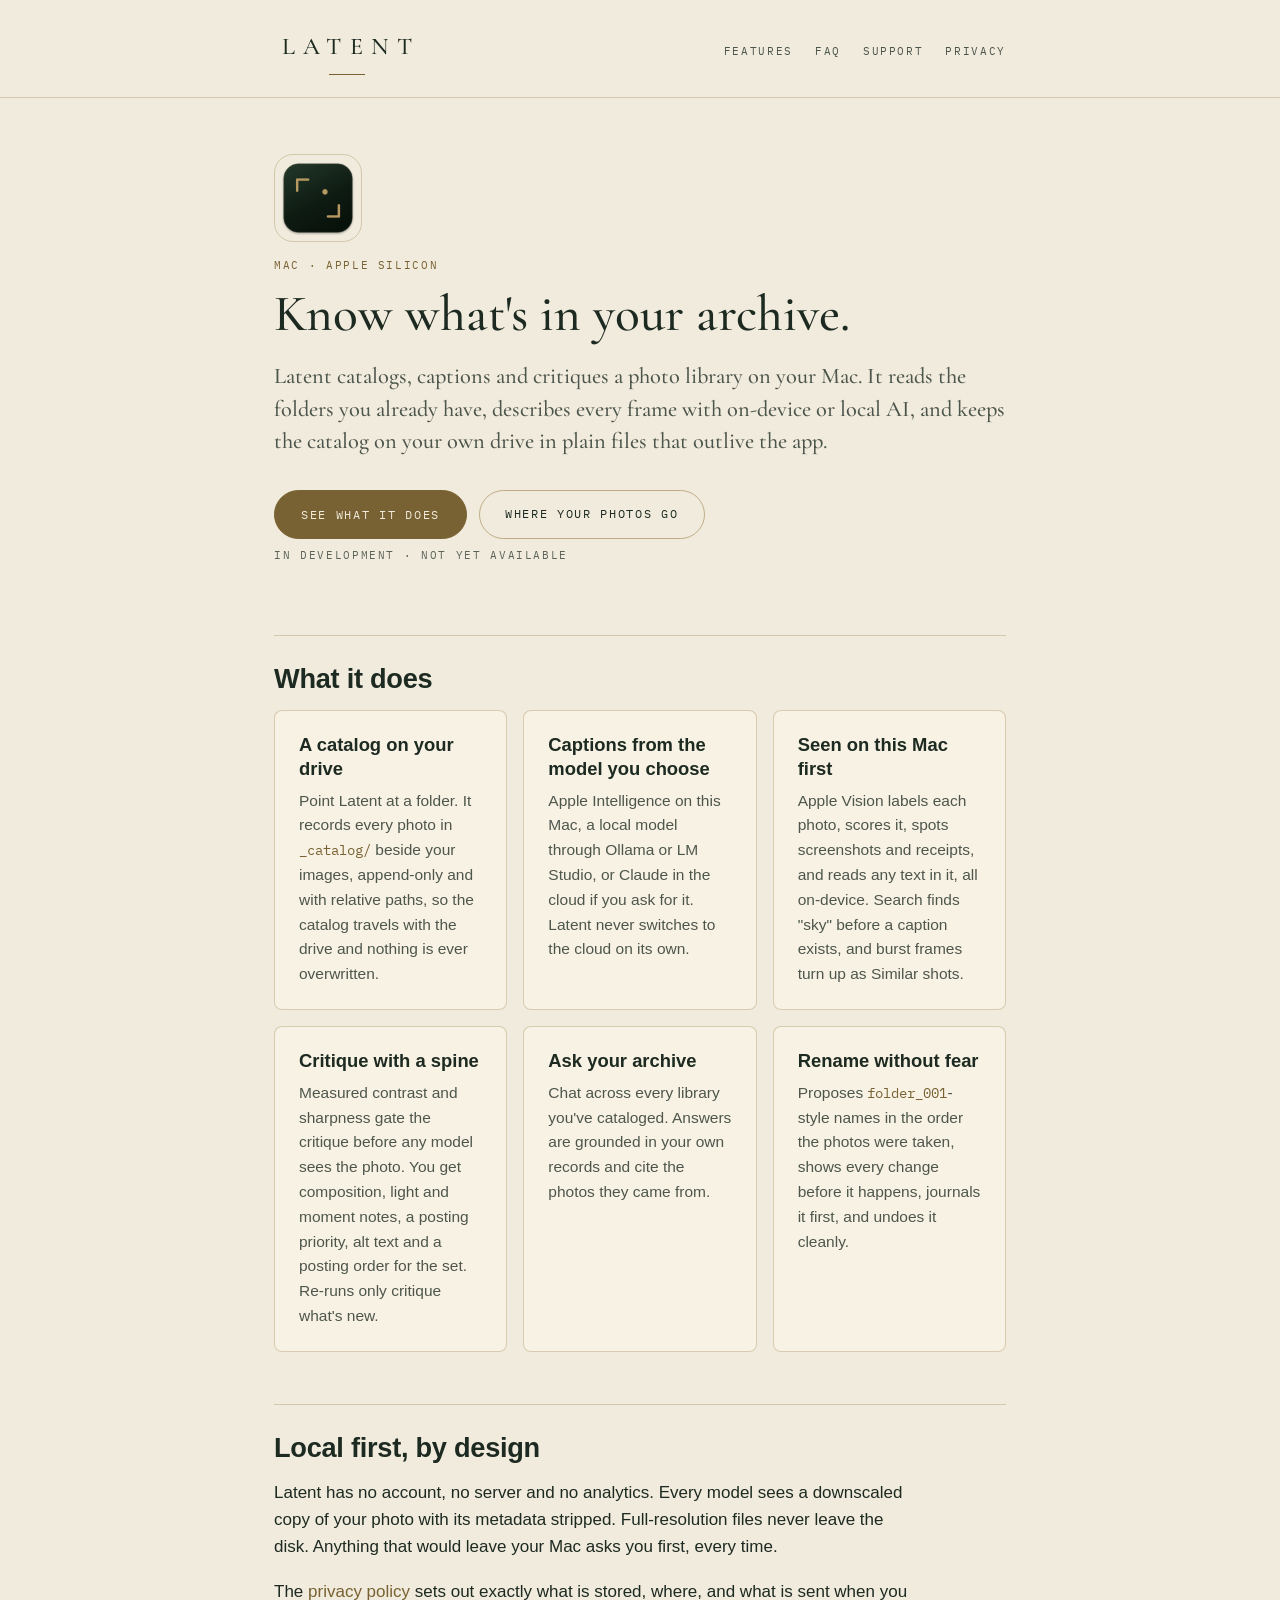
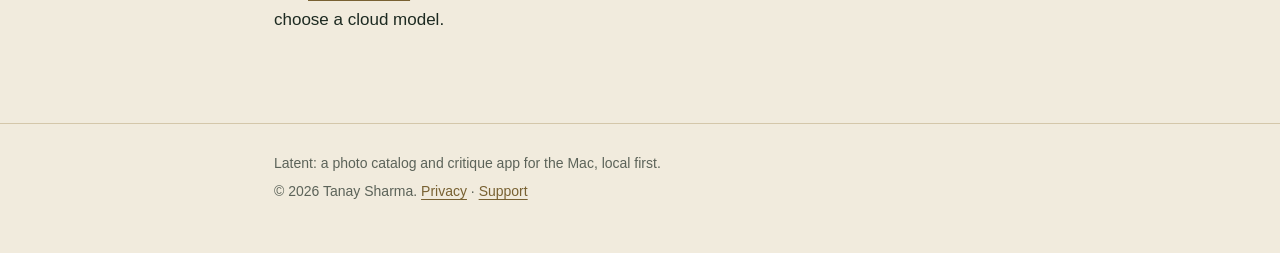
<file: index.html>
<!DOCTYPE html>
<html lang="en">
<head>
<meta charset="utf-8">
<meta name="viewport" content="width=device-width, initial-scale=1">
<title>Latent · A photo catalog that stays on your Mac</title>
<meta name="description" content="Latent catalogs, captions and critiques your photo library on your Mac, with on-device and local AI first. Your catalog lives on your own drive, in plain files.">
<meta name="color-scheme" content="dark light">
<link rel="icon" href="./assets/favicon-64.png" sizes="64x64">
<link rel="apple-touch-icon" href="./assets/apple-touch-icon.png">
<link rel="stylesheet" href="./latent.css">
</head>
<body>
<a class="skip-link" href="#main">Skip to content</a>

<header class="site-header">
  <div class="shell site-header__inner">
    <a class="wordmark" href="./index.html" aria-label="Latent home">
      <span class="wordmark__text">LATENT</span>
      <span class="wordmark__rule"></span>
    </a>
    <nav class="site-nav" aria-label="Primary">
      <a href="./features.html">Features</a>
      <a href="./faq.html">FAQ</a>
      <a href="./support.html">Support</a>
      <a href="./privacy.html">Privacy</a>
    </nav>
  </div>
</header>

<main id="main">
  <div class="shell">

    <section class="hero">
      <img class="hero__icon" src="./assets/app-icon-256.png" alt="" width="88" height="88">
      <p class="meta meta--accent">MAC · APPLE SILICON</p>
      <h1>Know what's in your archive.</h1>
      <p class="lede">Latent catalogs, captions and critiques a photo library on your Mac. It reads the folders you already have, describes every frame with on-device or local AI, and keeps the catalog on your own drive in plain files that outlive the app.</p>

      <div class="actions">
        <a class="button-accent" href="./features.html">See what it does</a>
        <a class="button-outline" href="./privacy.html">Where your photos go</a>
      </div>
      <p class="meta">IN DEVELOPMENT · NOT YET AVAILABLE</p>
    </section>

    <h2>What it does</h2>

    <div class="feature-grid">
      <div class="card">
        <h3>A catalog on your drive</h3>
        <p>Point Latent at a folder. It records every photo in <code>_catalog/</code> beside your images, append-only and with relative paths, so the catalog travels with the drive and nothing is ever overwritten.</p>
      </div>
      <div class="card">
        <h3>Captions from the model you choose</h3>
        <p>Apple Intelligence on this Mac, a local model through Ollama or LM Studio, or Claude in the cloud if you ask for it. Latent never switches to the cloud on its own.</p>
      </div>
      <div class="card">
        <h3>Seen on this Mac first</h3>
        <p>Apple Vision labels each photo, scores it, spots screenshots and receipts, and reads any text in it, all on-device. Search finds "sky" before a caption exists, and burst frames turn up as Similar shots.</p>
      </div>
      <div class="card">
        <h3>Critique with a spine</h3>
        <p>Measured contrast and sharpness gate the critique before any model sees the photo. You get composition, light and moment notes, a posting priority, alt text and a posting order for the set. Re-runs only critique what's new.</p>
      </div>
      <div class="card">
        <h3>Ask your archive</h3>
        <p>Chat across every library you've cataloged. Answers are grounded in your own records and cite the photos they came from.</p>
      </div>
      <div class="card">
        <h3>Rename without fear</h3>
        <p>Proposes <code>folder_001</code>-style names in the order the photos were taken, shows every change before it happens, journals it first, and undoes it cleanly.</p>
      </div>
    </div>

    <h2>Local first, by design</h2>
    <p>Latent has no account, no server and no analytics. Every model sees a downscaled copy of your photo with its metadata stripped. Full-resolution files never leave the disk. Anything that would leave your Mac asks you first, every time.</p>
    <p>The <a href="./privacy.html">privacy policy</a> sets out exactly what is stored, where, and what is sent when you choose a cloud model.</p>

  </div>
</main>

<footer class="site-footer">
  <div class="shell">
    <p>Latent: a photo catalog and critique app for the Mac, local first.</p>
    <p>© 2026 Tanay Sharma. <a href="./privacy.html">Privacy</a> · <a href="./support.html">Support</a></p>
  </div>
</footer>

</body>
</html>
</file>
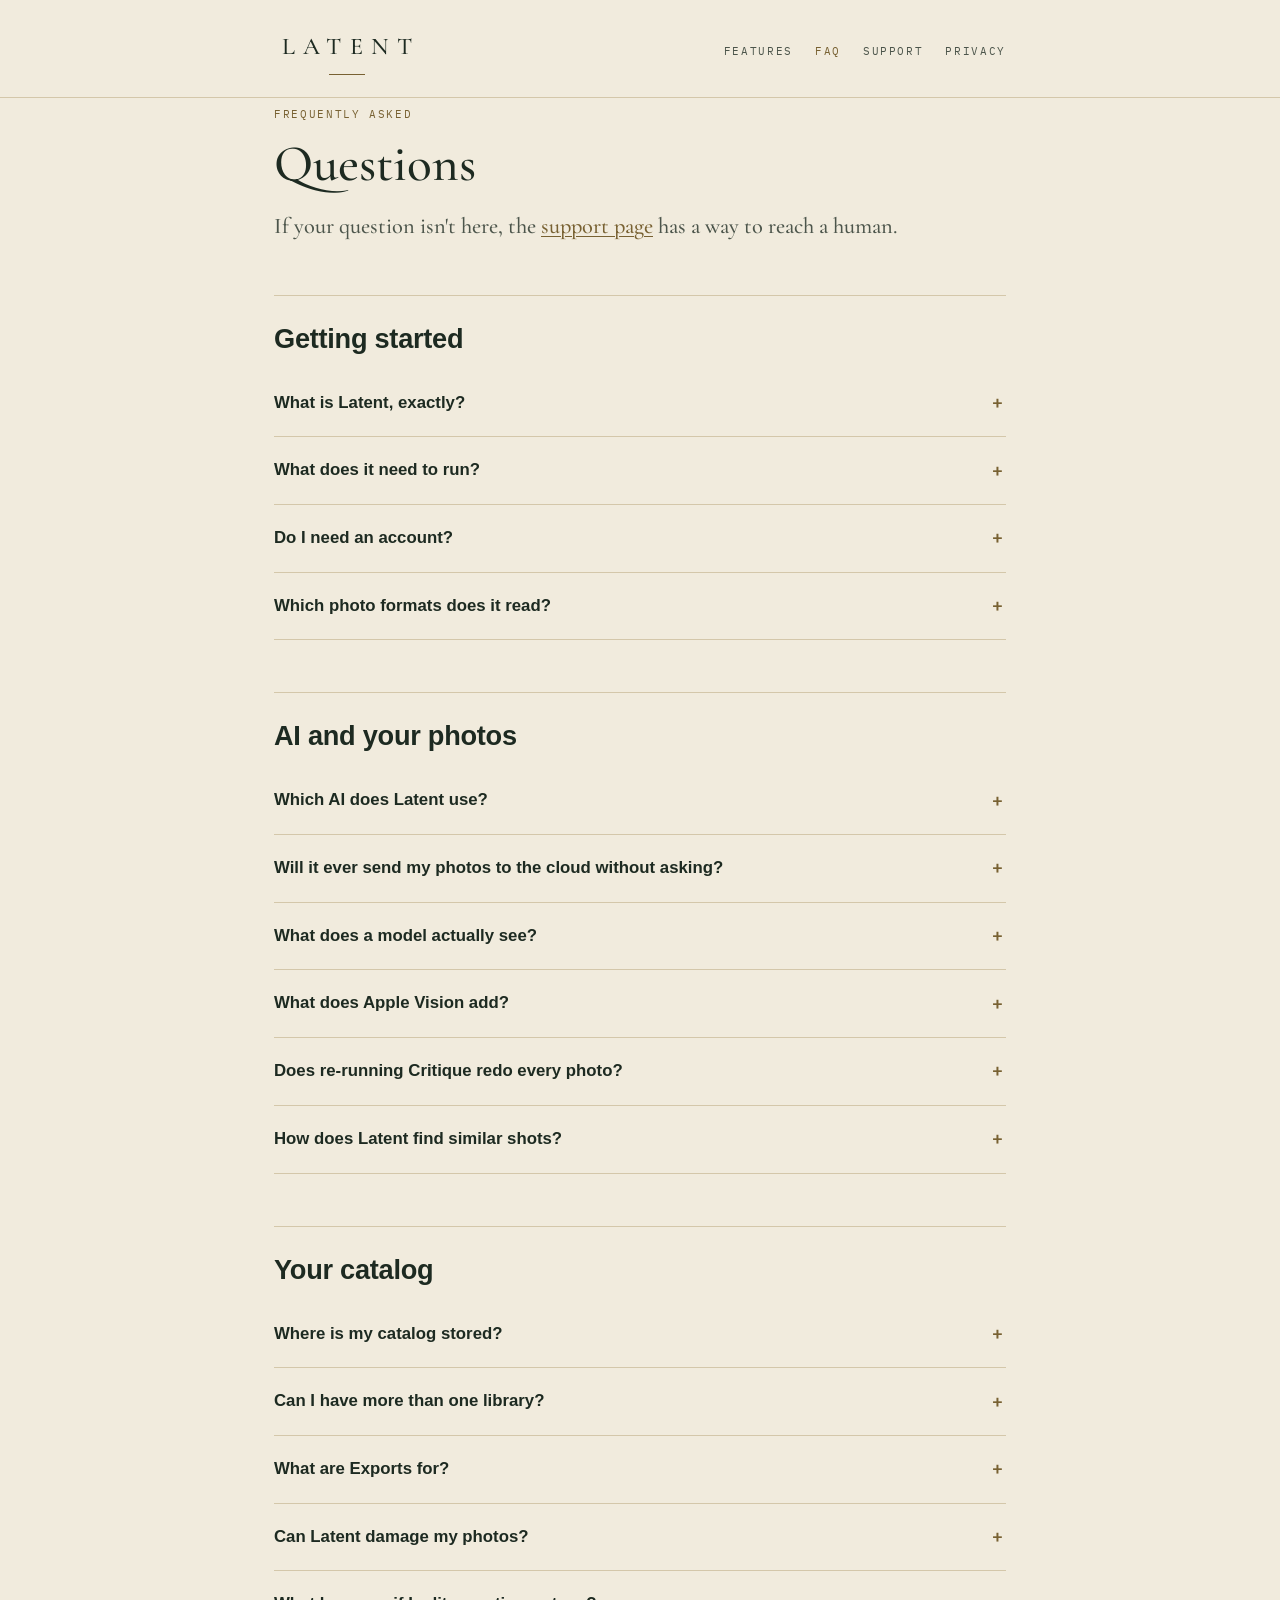
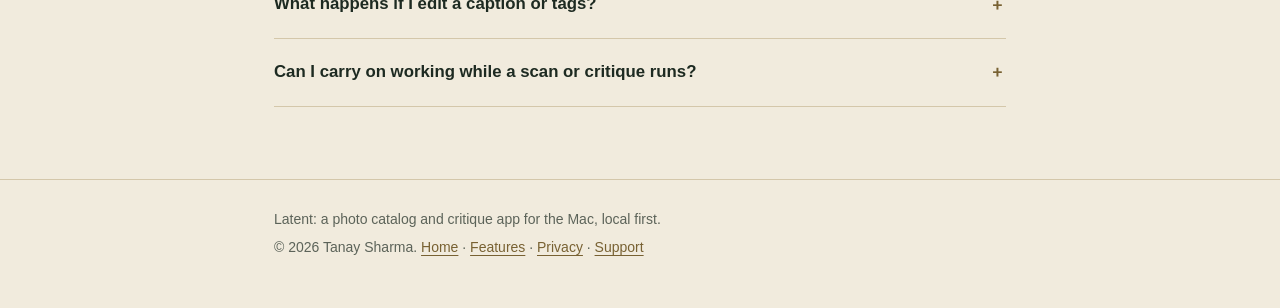
<file: faq.html>
<!DOCTYPE html>
<html lang="en">
<head>
<meta charset="utf-8">
<meta name="viewport" content="width=device-width, initial-scale=1">
<title>FAQ · Latent</title>
<meta name="description" content="Common questions about Latent: which models it uses, what ever leaves your Mac, where the catalog lives, and what it needs to run.">
<meta name="color-scheme" content="dark light">
<link rel="icon" href="./assets/favicon-64.png" sizes="64x64">
<link rel="apple-touch-icon" href="./assets/apple-touch-icon.png">
<link rel="stylesheet" href="./latent.css">
</head>
<body>
<a class="skip-link" href="#main">Skip to content</a>

<header class="site-header">
  <div class="shell site-header__inner">
    <a class="wordmark" href="./index.html" aria-label="Latent home">
      <span class="wordmark__text">LATENT</span>
      <span class="wordmark__rule"></span>
    </a>
    <nav class="site-nav" aria-label="Primary">
      <a href="./features.html">Features</a>
      <a href="./faq.html" aria-current="page">FAQ</a>
      <a href="./support.html">Support</a>
      <a href="./privacy.html">Privacy</a>
    </nav>
  </div>
</header>

<main id="main">
  <div class="shell">

    <p class="meta meta--accent">FREQUENTLY ASKED</p>
    <h1>Questions</h1>
    <p class="lede">If your question isn't here, the <a href="./support.html">support page</a> has a way to reach a human.</p>

    <h2>Getting started</h2>

    <details>
      <summary>What is Latent, exactly?</summary>
      <div class="answer">
        <p>A Mac app that turns a folder of photos into a searchable, captioned catalog, then helps you judge and use it: critique a set before you post it, rename files consistently, and ask questions of the whole archive. It works on the folders you already have. There's nothing to import and no library to be locked into.</p>
      </div>
    </details>

    <details>
      <summary>What does it need to run?</summary>
      <div class="answer">
        <p>A Mac running macOS 26 or later, ideally with Apple Silicon. Captioning with Apple Intelligence needs Apple Silicon and Apple Intelligence turned on, and describing images with it on-device needs macOS 27. Without it, a local model through Ollama or LM Studio works just as well, and everything else in the app (scanning, Apple Vision, the Library, rename, metrics) needs no model at all.</p>
      </div>
    </details>

    <details>
      <summary>Do I need an account?</summary>
      <div class="answer">
        <p>No. There's no sign-up and no Latent server. The only credential Latent ever holds is a Claude API key, and only if you choose to add one. It's kept in your Mac's Keychain.</p>
      </div>
    </details>

    <details>
      <summary>Which photo formats does it read?</summary>
      <div class="answer">
        <p>JPEG, PNG, HEIC and HEIF, and RAW files from most cameras: RAF, DNG, ARW, CR2, CR3 and NEF.</p>
      </div>
    </details>

    <h2>AI and your photos</h2>

    <details>
      <summary>Which AI does Latent use?</summary>
      <div class="answer">
        <p>The one you pick, per task. Captions, critique and chat can each use Apple Intelligence on your Mac, a local model served by Ollama or LM Studio, or Claude in the cloud with your own API key. You set a fallback order for each task, and that order only ever contains on-device and local models.</p>
      </div>
    </details>

    <details>
      <summary>Will it ever send my photos to the cloud without asking?</summary>
      <div class="answer">
        <p>No. Nothing leaves your Mac unless you've chosen a cloud model for a task and then confirmed the run when Latent asks. If your local model is unavailable, Latent tells you and stops. It does not quietly switch to the cloud.</p>
      </div>
    </details>

    <details>
      <summary>What does a model actually see?</summary>
      <div class="answer">
        <p>A copy of the photo downscaled to at most 1024 pixels on the long edge, with all its metadata stripped, plus a short prompt. That holds for every model, including the ones running on your Mac. Your original files are never uploaded or modified by captioning or critique.</p>
      </div>
    </details>

    <details>
      <summary>What does Apple Vision add?</summary>
      <div class="answer">
        <p>Apple Vision runs on-device and needs no model setup. It labels what's in each photo, scores it, recognises screenshots and documents, and can read text in the image. Those results make the Library searchable straight away and give the caption and critique models useful hints.</p>
      </div>
    </details>

    <details>
      <summary>Does re-running Critique redo every photo?</summary>
      <div class="answer">
        <p>No. By default only photos that have never been critiqued are sent to the model. If some were critiqued by a different model, Latent says so and lets you include them. When a folder is treated as a set, the overview and posting order still cover every photo, using the earlier critiques for the ones not redone. If nothing is new, Update set only refreshes just the set in one quick text-only step.</p>
      </div>
    </details>

    <details>
      <summary>How does Latent find similar shots?</summary>
      <div class="answer">
        <p>When Apple Vision analyses a photo it records a compact fingerprint of what the image looks like. Similar shots compares fingerprints on your Mac, with no model involved, and lists photos that look nearly the same: burst frames, near-duplicates, or an edit filed in another folder. You choose whether to look in the photo's folder, the whole library, or every library you've cataloged.</p>
      </div>
    </details>

    <h2>Your catalog</h2>

    <details>
      <summary>Where is my catalog stored?</summary>
      <div class="answer">
        <p>In a <code>_catalog/</code> folder inside the Root you chose, on the same drive as the photos. It's plain JSON Lines. Paths are relative to the Root, and it contains no usernames or machine identifiers, so the drive can be plugged into another Mac and the library comes with it.</p>
        <p>Latent also keeps a search index and thumbnail cache inside its own sandbox on your Mac. Both are disposable: they're rebuilt from <code>_catalog/</code> whenever needed.</p>
      </div>
    </details>

    <details>
      <summary>Can I have more than one library?</summary>
      <div class="answer">
        <p>Yes. Any folder you choose becomes a library with its own <code>_catalog/</code>, and Latent remembers them all so you can switch from the sidebar. Chat and Similar shots can search across every library, including ones on a drive that isn't connected, using Latent's local index.</p>
      </div>
    </details>

    <details>
      <summary>What are Exports for?</summary>
      <div class="answer">
        <p>They're plain-file copies of a library's catalog for other apps. <code>catalog.md</code> and <code>catalog.json</code> are for reading, sharing or scripting, and include captions, tags, what Apple Vision saw and each photo's latest critique. <code>chat_context.md</code> and <code>chat_context.jsonl</code> are for giving your archive to another chat app, such as Ollama's or LM Studio's. <code>training_data.jsonl</code>, under Advanced, is for fine-tuning a local model to caption like your catalog.</p>
        <p>They're written to <code>_catalog/</code> when you press Generate and don't update on their own; the pane tells you when the catalog has changed since. Latent's own Library and Chat never use them. They contain no location data, because Latent doesn't read GPS.</p>
      </div>
    </details>

    <details>
      <summary>Can Latent damage my photos?</summary>
      <div class="answer">
        <p>Only rename touches your files, and only after you've reviewed every proposed change and confirmed it. Each rename is written to a journal before it happens, so an interrupted run can be recovered and any run can be undone. Captioning, Vision and critique only read your photos.</p>
      </div>
    </details>

    <details>
      <summary>What happens if I edit a caption or tags?</summary>
      <div class="answer">
        <p>The change is added to the catalog as a new record that supersedes the old one. Catalog records are never overwritten, so the history stays intact and a half-written file can't corrupt what came before.</p>
      </div>
    </details>

    <details>
      <summary>Can I carry on working while a scan or critique runs?</summary>
      <div class="answer">
        <p>Yes. Long jobs keep running while you move between panes, a status bar shows their progress, and you get a notification when one finishes while you're looking elsewhere. Latent asks before quitting or switching Root with work still running.</p>
      </div>
    </details>

  </div>
</main>

<footer class="site-footer">
  <div class="shell">
    <p>Latent: a photo catalog and critique app for the Mac, local first.</p>
    <p>© 2026 Tanay Sharma. <a href="./index.html">Home</a> · <a href="./features.html">Features</a> · <a href="./privacy.html">Privacy</a> · <a href="./support.html">Support</a></p>
  </div>
</footer>

</body>
</html>
</file>
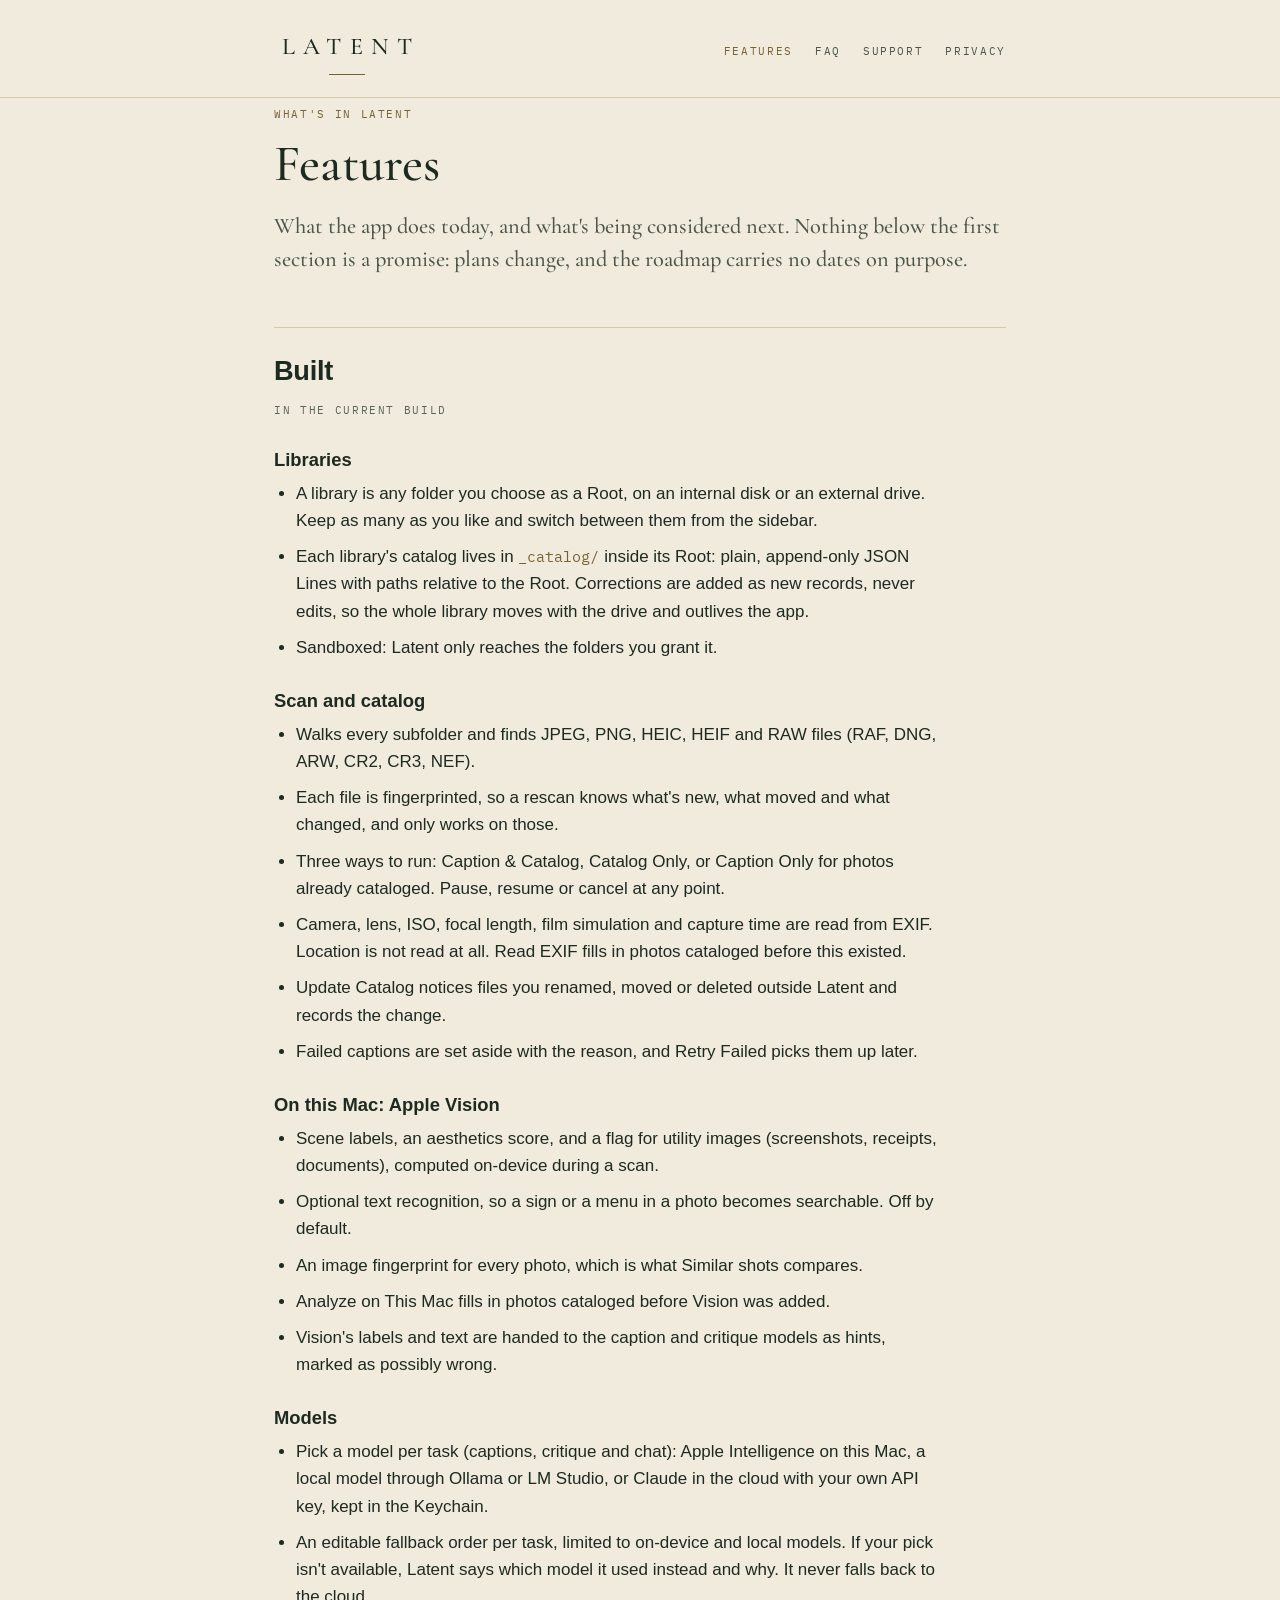
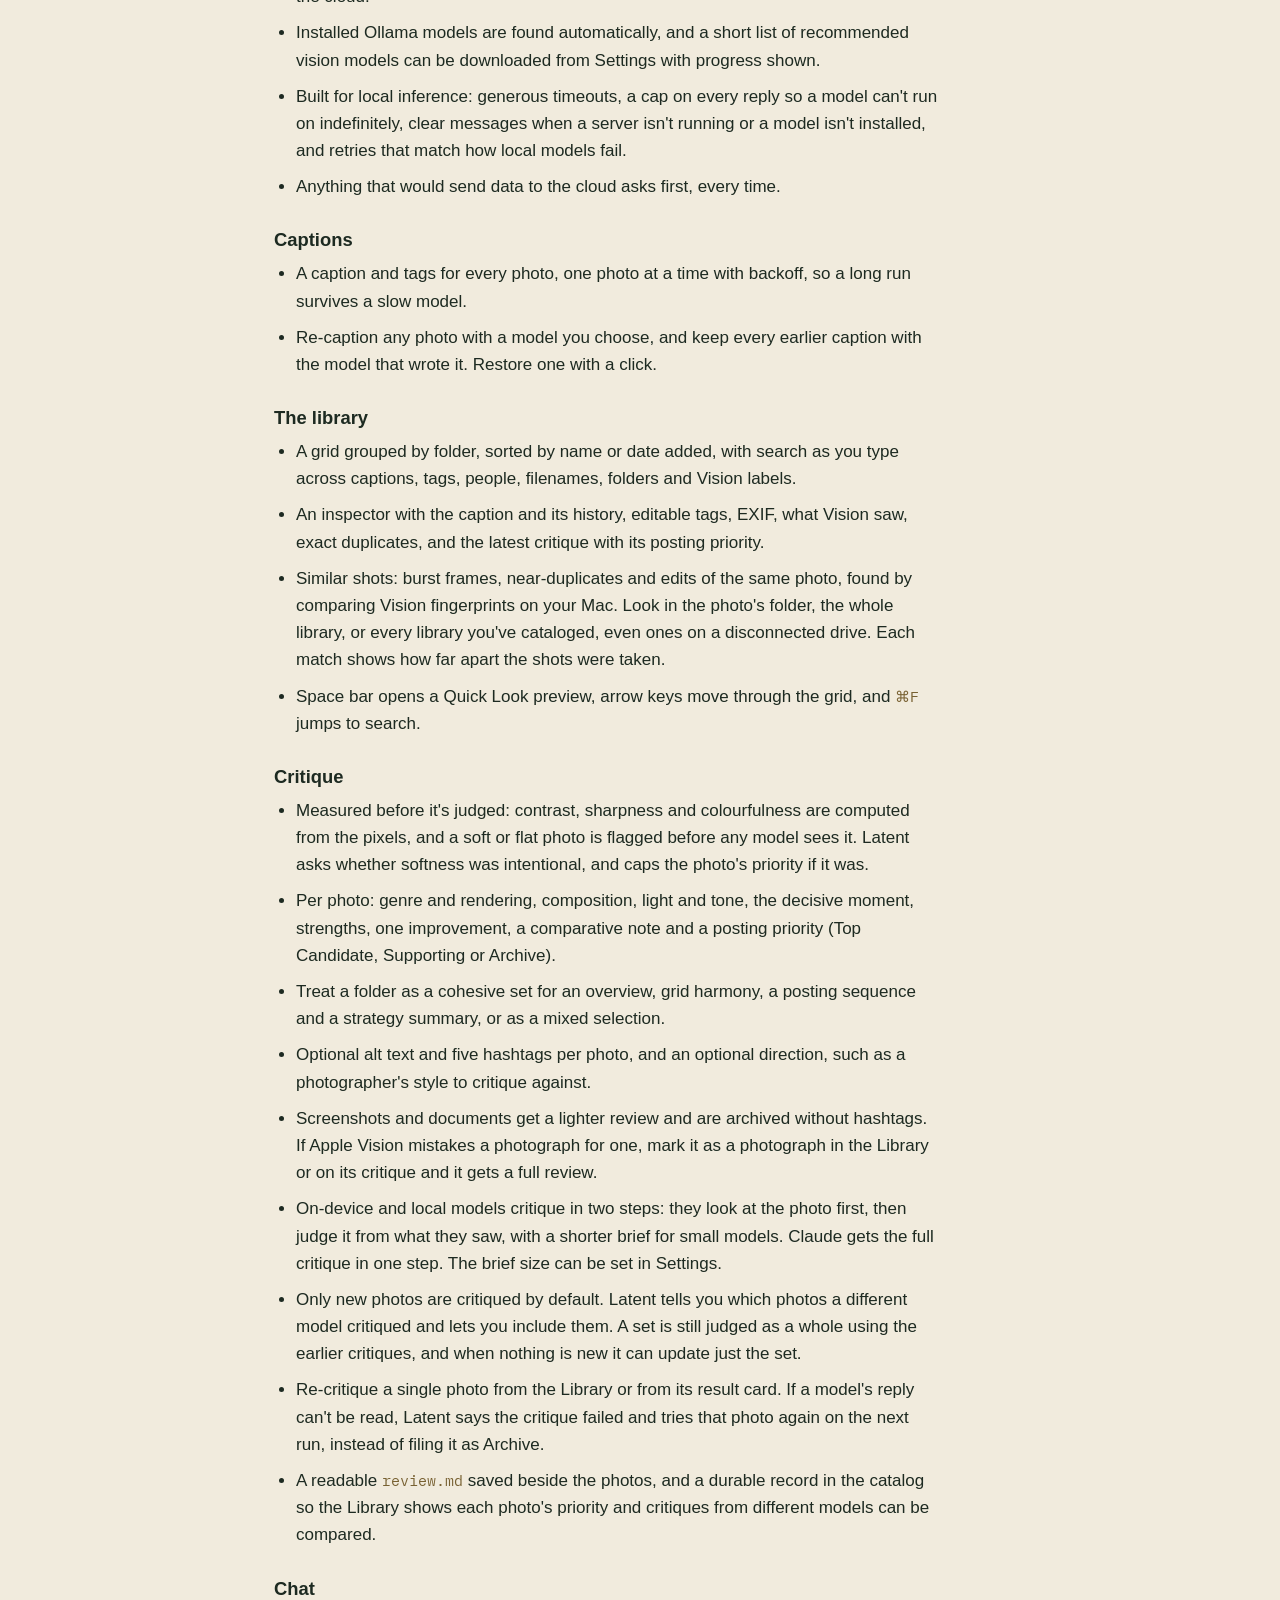
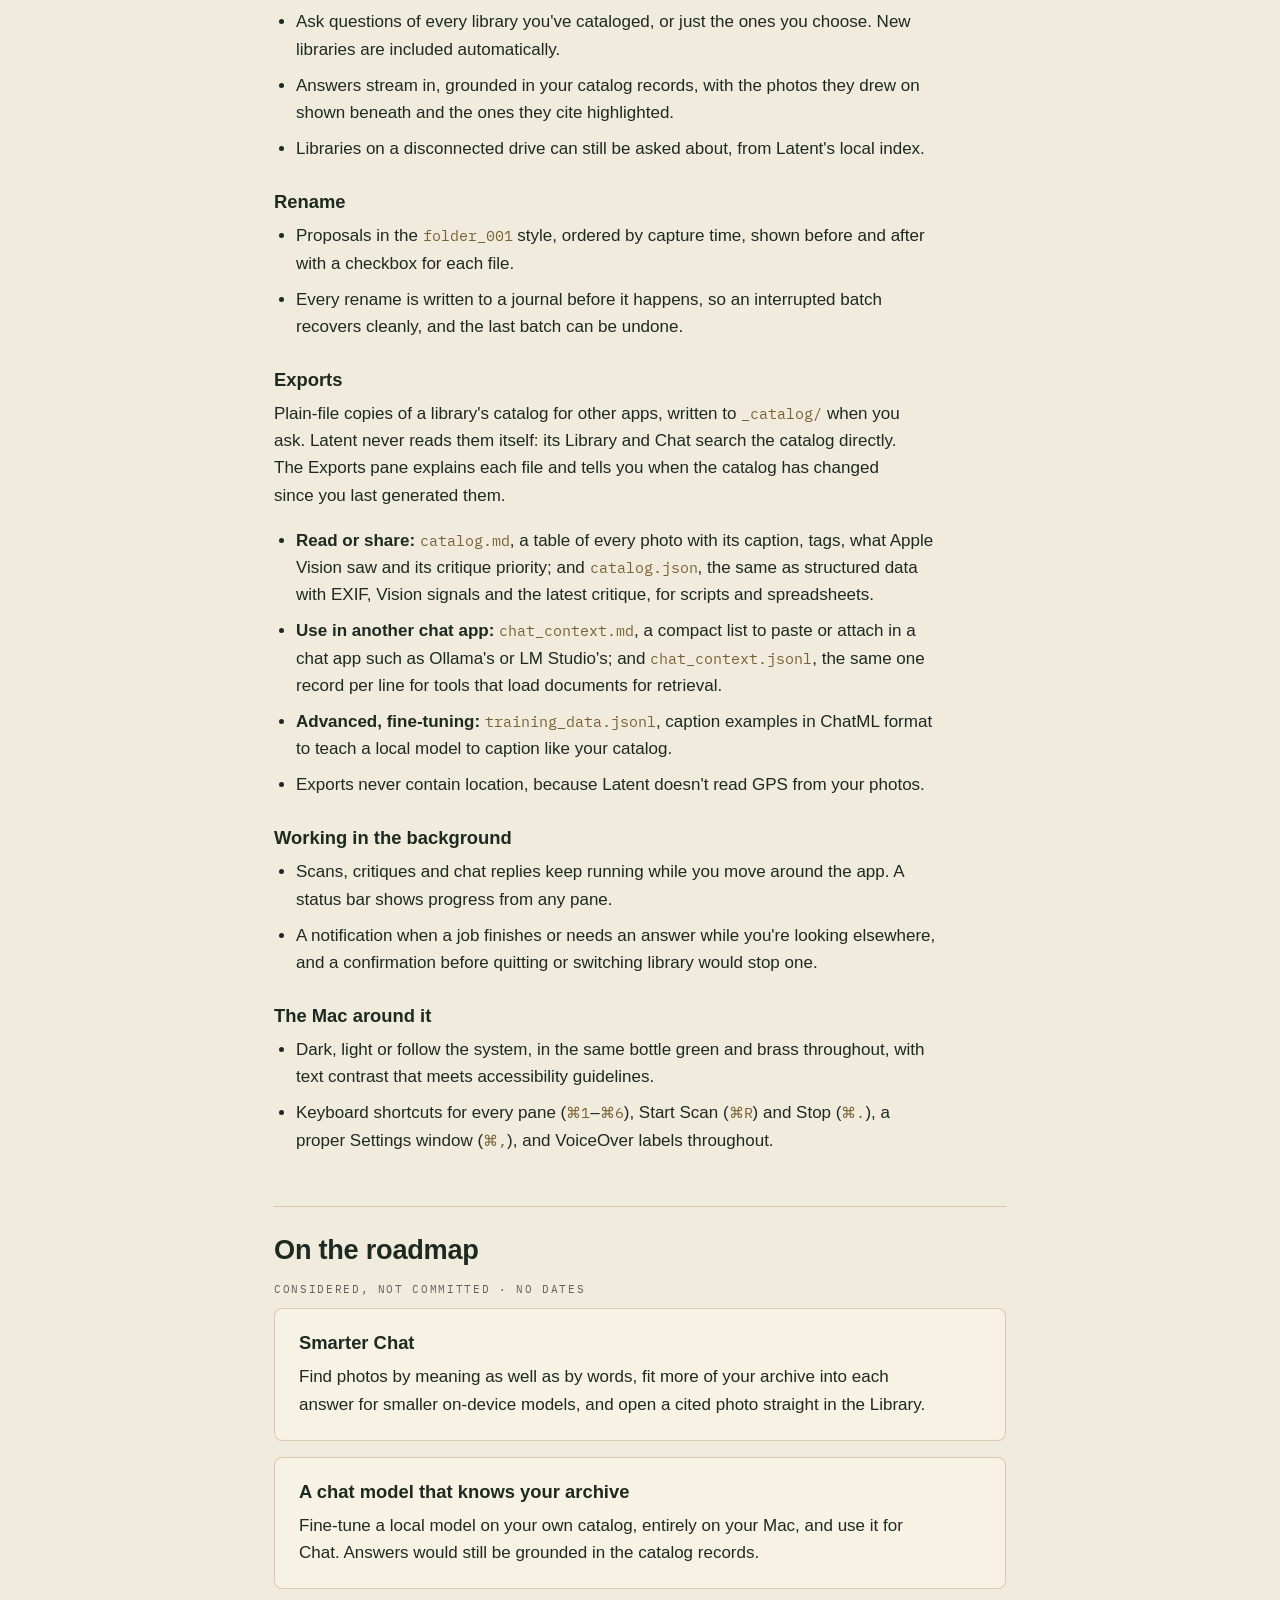
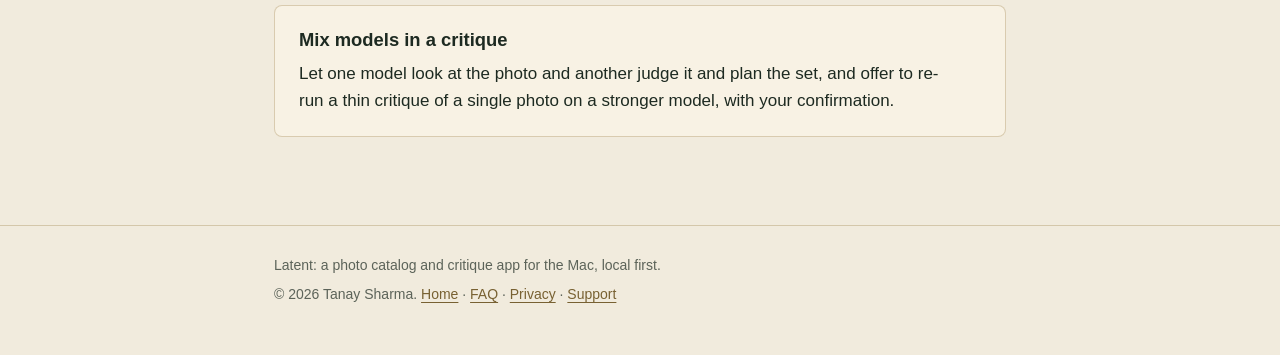
<file: features.html>
<!DOCTYPE html>
<html lang="en">
<head>
<meta charset="utf-8">
<meta name="viewport" content="width=device-width, initial-scale=1">
<title>Features · Latent</title>
<meta name="description" content="What Latent does today, and what's being considered next.">
<meta name="color-scheme" content="dark light">
<link rel="icon" href="./assets/favicon-64.png" sizes="64x64">
<link rel="apple-touch-icon" href="./assets/apple-touch-icon.png">
<link rel="stylesheet" href="./latent.css">
</head>
<body>
<a class="skip-link" href="#main">Skip to content</a>

<header class="site-header">
  <div class="shell site-header__inner">
    <a class="wordmark" href="./index.html" aria-label="Latent home">
      <span class="wordmark__text">LATENT</span>
      <span class="wordmark__rule"></span>
    </a>
    <nav class="site-nav" aria-label="Primary">
      <a href="./features.html" aria-current="page">Features</a>
      <a href="./faq.html">FAQ</a>
      <a href="./support.html">Support</a>
      <a href="./privacy.html">Privacy</a>
    </nav>
  </div>
</header>

<main id="main">
  <div class="shell">

    <p class="meta meta--accent">WHAT'S IN LATENT</p>
    <h1>Features</h1>
    <p class="lede">What the app does today, and what's being considered next. Nothing below the first section is a promise: plans change, and the roadmap carries no dates on purpose.</p>

    <h2 id="built">Built</h2>
    <p class="meta">IN THE CURRENT BUILD</p>

    <h3>Libraries</h3>
    <ul>
      <li>A library is any folder you choose as a Root, on an internal disk or an external drive. Keep as many as you like and switch between them from the sidebar.</li>
      <li>Each library's catalog lives in <code>_catalog/</code> inside its Root: plain, append-only JSON Lines with paths relative to the Root. Corrections are added as new records, never edits, so the whole library moves with the drive and outlives the app.</li>
      <li>Sandboxed: Latent only reaches the folders you grant it.</li>
    </ul>

    <h3>Scan and catalog</h3>
    <ul>
      <li>Walks every subfolder and finds JPEG, PNG, HEIC, HEIF and RAW files (RAF, DNG, ARW, CR2, CR3, NEF).</li>
      <li>Each file is fingerprinted, so a rescan knows what's new, what moved and what changed, and only works on those.</li>
      <li>Three ways to run: Caption &amp; Catalog, Catalog Only, or Caption Only for photos already cataloged. Pause, resume or cancel at any point.</li>
      <li>Camera, lens, ISO, focal length, film simulation and capture time are read from EXIF. Location is not read at all. Read EXIF fills in photos cataloged before this existed.</li>
      <li>Update Catalog notices files you renamed, moved or deleted outside Latent and records the change.</li>
      <li>Failed captions are set aside with the reason, and Retry Failed picks them up later.</li>
    </ul>

    <h3>On this Mac: Apple Vision</h3>
    <ul>
      <li>Scene labels, an aesthetics score, and a flag for utility images (screenshots, receipts, documents), computed on-device during a scan.</li>
      <li>Optional text recognition, so a sign or a menu in a photo becomes searchable. Off by default.</li>
      <li>An image fingerprint for every photo, which is what Similar shots compares.</li>
      <li>Analyze on This Mac fills in photos cataloged before Vision was added.</li>
      <li>Vision's labels and text are handed to the caption and critique models as hints, marked as possibly wrong.</li>
    </ul>

    <h3>Models</h3>
    <ul>
      <li>Pick a model per task (captions, critique and chat): Apple Intelligence on this Mac, a local model through Ollama or LM Studio, or Claude in the cloud with your own API key, kept in the Keychain.</li>
      <li>An editable fallback order per task, limited to on-device and local models. If your pick isn't available, Latent says which model it used instead and why. It never falls back to the cloud.</li>
      <li>Installed Ollama models are found automatically, and a short list of recommended vision models can be downloaded from Settings with progress shown.</li>
      <li>Built for local inference: generous timeouts, a cap on every reply so a model can't run on indefinitely, clear messages when a server isn't running or a model isn't installed, and retries that match how local models fail.</li>
      <li>Anything that would send data to the cloud asks first, every time.</li>
    </ul>

    <h3>Captions</h3>
    <ul>
      <li>A caption and tags for every photo, one photo at a time with backoff, so a long run survives a slow model.</li>
      <li>Re-caption any photo with a model you choose, and keep every earlier caption with the model that wrote it. Restore one with a click.</li>
    </ul>

    <h3>The library</h3>
    <ul>
      <li>A grid grouped by folder, sorted by name or date added, with search as you type across captions, tags, people, filenames, folders and Vision labels.</li>
      <li>An inspector with the caption and its history, editable tags, EXIF, what Vision saw, exact duplicates, and the latest critique with its posting priority.</li>
      <li>Similar shots: burst frames, near-duplicates and edits of the same photo, found by comparing Vision fingerprints on your Mac. Look in the photo's folder, the whole library, or every library you've cataloged, even ones on a disconnected drive. Each match shows how far apart the shots were taken.</li>
      <li>Space bar opens a Quick Look preview, arrow keys move through the grid, and <code>⌘F</code> jumps to search.</li>
    </ul>

    <h3>Critique</h3>
    <ul>
      <li>Measured before it's judged: contrast, sharpness and colourfulness are computed from the pixels, and a soft or flat photo is flagged before any model sees it. Latent asks whether softness was intentional, and caps the photo's priority if it was.</li>
      <li>Per photo: genre and rendering, composition, light and tone, the decisive moment, strengths, one improvement, a comparative note and a posting priority (Top Candidate, Supporting or Archive).</li>
      <li>Treat a folder as a cohesive set for an overview, grid harmony, a posting sequence and a strategy summary, or as a mixed selection.</li>
      <li>Optional alt text and five hashtags per photo, and an optional direction, such as a photographer's style to critique against.</li>
      <li>Screenshots and documents get a lighter review and are archived without hashtags. If Apple Vision mistakes a photograph for one, mark it as a photograph in the Library or on its critique and it gets a full review.</li>
      <li>On-device and local models critique in two steps: they look at the photo first, then judge it from what they saw, with a shorter brief for small models. Claude gets the full critique in one step. The brief size can be set in Settings.</li>
      <li>Only new photos are critiqued by default. Latent tells you which photos a different model critiqued and lets you include them. A set is still judged as a whole using the earlier critiques, and when nothing is new it can update just the set.</li>
      <li>Re-critique a single photo from the Library or from its result card. If a model's reply can't be read, Latent says the critique failed and tries that photo again on the next run, instead of filing it as Archive.</li>
      <li>A readable <code>review.md</code> saved beside the photos, and a durable record in the catalog so the Library shows each photo's priority and critiques from different models can be compared.</li>
    </ul>

    <h3>Chat</h3>
    <ul>
      <li>Ask questions of every library you've cataloged, or just the ones you choose. New libraries are included automatically.</li>
      <li>Answers stream in, grounded in your catalog records, with the photos they drew on shown beneath and the ones they cite highlighted.</li>
      <li>Libraries on a disconnected drive can still be asked about, from Latent's local index.</li>
    </ul>

    <h3>Rename</h3>
    <ul>
      <li>Proposals in the <code>folder_001</code> style, ordered by capture time, shown before and after with a checkbox for each file.</li>
      <li>Every rename is written to a journal before it happens, so an interrupted batch recovers cleanly, and the last batch can be undone.</li>
    </ul>

    <h3>Exports</h3>
    <p>Plain-file copies of a library's catalog for other apps, written to <code>_catalog/</code> when you ask. Latent never reads them itself: its Library and Chat search the catalog directly. The Exports pane explains each file and tells you when the catalog has changed since you last generated them.</p>
    <ul>
      <li><strong>Read or share:</strong> <code>catalog.md</code>, a table of every photo with its caption, tags, what Apple Vision saw and its critique priority; and <code>catalog.json</code>, the same as structured data with EXIF, Vision signals and the latest critique, for scripts and spreadsheets.</li>
      <li><strong>Use in another chat app:</strong> <code>chat_context.md</code>, a compact list to paste or attach in a chat app such as Ollama's or LM Studio's; and <code>chat_context.jsonl</code>, the same one record per line for tools that load documents for retrieval.</li>
      <li><strong>Advanced, fine-tuning:</strong> <code>training_data.jsonl</code>, caption examples in ChatML format to teach a local model to caption like your catalog.</li>
      <li>Exports never contain location, because Latent doesn't read GPS from your photos.</li>
    </ul>

    <h3>Working in the background</h3>
    <ul>
      <li>Scans, critiques and chat replies keep running while you move around the app. A status bar shows progress from any pane.</li>
      <li>A notification when a job finishes or needs an answer while you're looking elsewhere, and a confirmation before quitting or switching library would stop one.</li>
    </ul>

    <h3>The Mac around it</h3>
    <ul>
      <li>Dark, light or follow the system, in the same bottle green and brass throughout, with text contrast that meets accessibility guidelines.</li>
      <li>Keyboard shortcuts for every pane (<code>⌘1</code>–<code>⌘6</code>), Start Scan (<code>⌘R</code>) and Stop (<code>⌘.</code>), a proper Settings window (<code>⌘,</code>), and VoiceOver labels throughout.</li>
    </ul>

    <h2 id="roadmap">On the roadmap</h2>
    <p class="meta">CONSIDERED, NOT COMMITTED · NO DATES</p>

    <div class="card">
      <h3>Smarter Chat</h3>
      <p>Find photos by meaning as well as by words, fit more of your archive into each answer for smaller on-device models, and open a cited photo straight in the Library.</p>
    </div>

    <div class="card">
      <h3>A chat model that knows your archive</h3>
      <p>Fine-tune a local model on your own catalog, entirely on your Mac, and use it for Chat. Answers would still be grounded in the catalog records.</p>
    </div>

    <div class="card">
      <h3>Mix models in a critique</h3>
      <p>Let one model look at the photo and another judge it and plan the set, and offer to re-run a thin critique of a single photo on a stronger model, with your confirmation.</p>
    </div>

  </div>
</main>

<footer class="site-footer">
  <div class="shell">
    <p>Latent: a photo catalog and critique app for the Mac, local first.</p>
    <p>© 2026 Tanay Sharma. <a href="./index.html">Home</a> · <a href="./faq.html">FAQ</a> · <a href="./privacy.html">Privacy</a> · <a href="./support.html">Support</a></p>
  </div>
</footer>

</body>
</html>
</file>
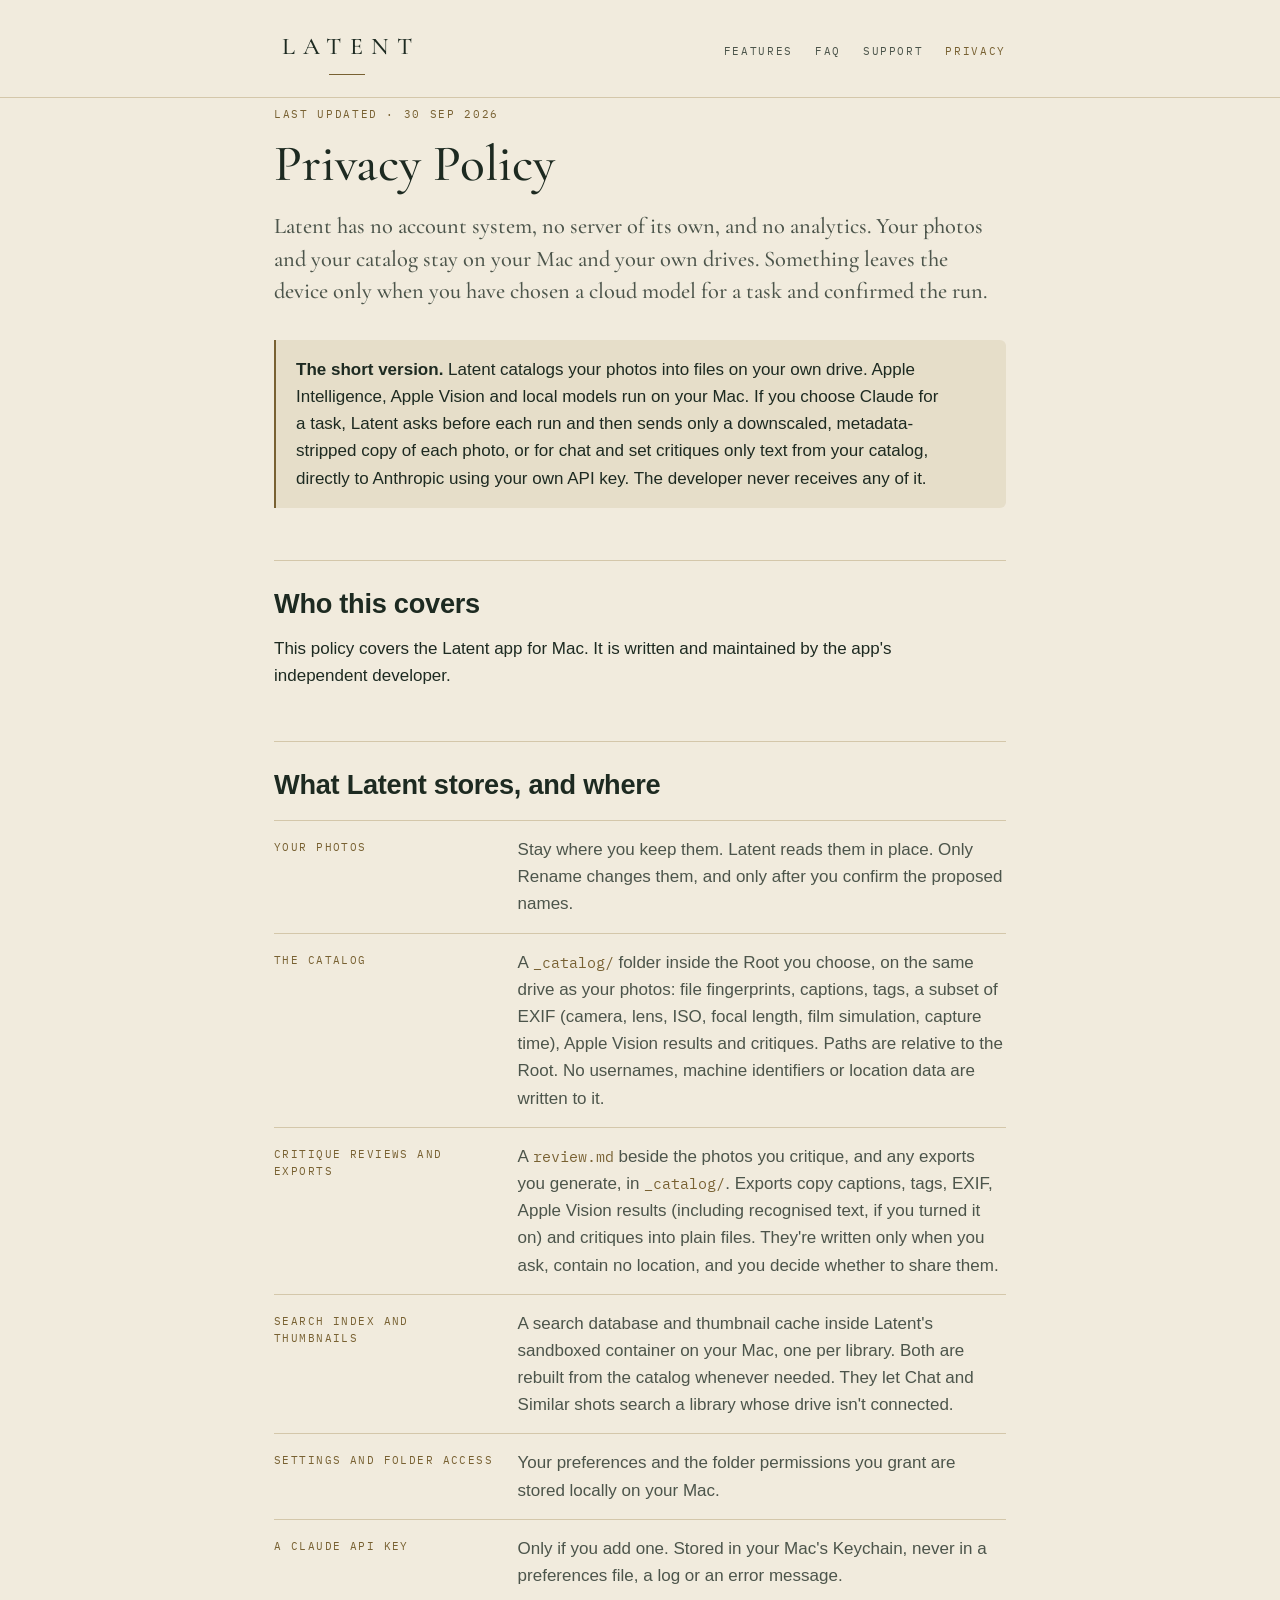
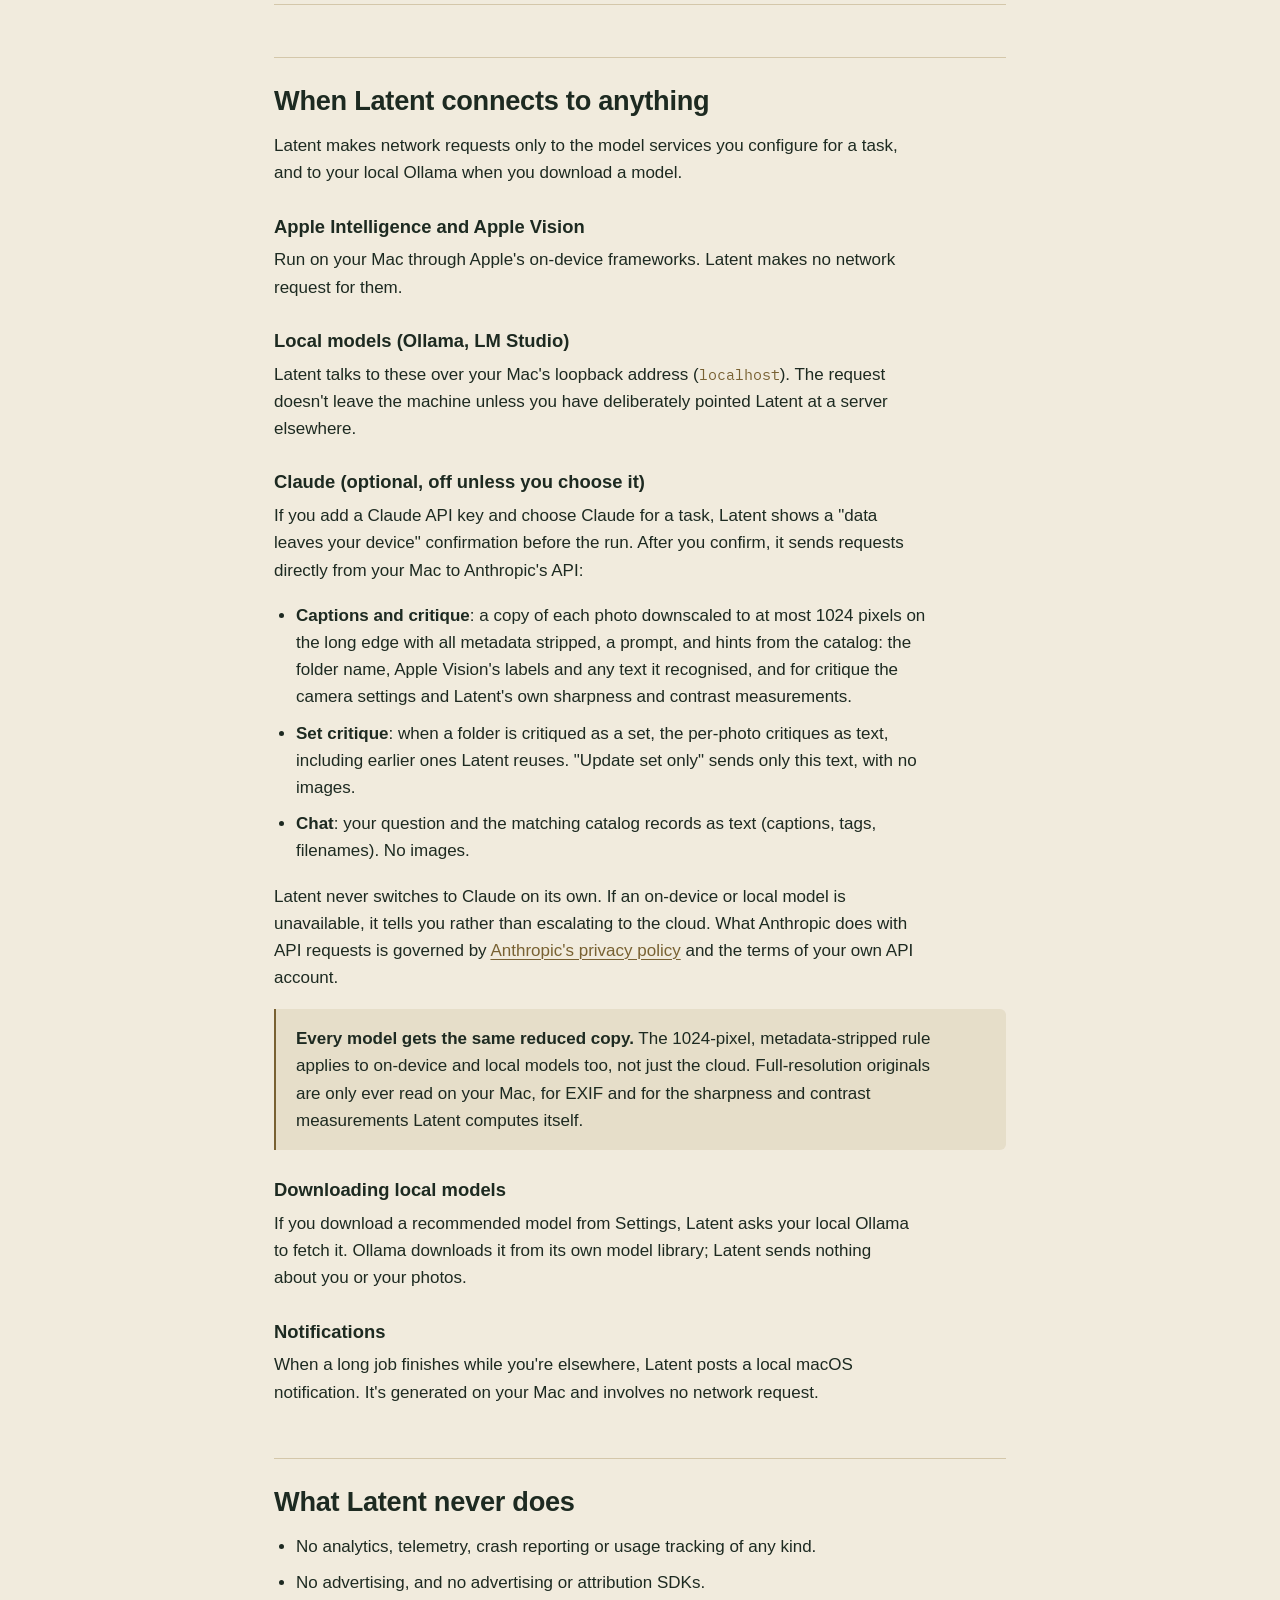
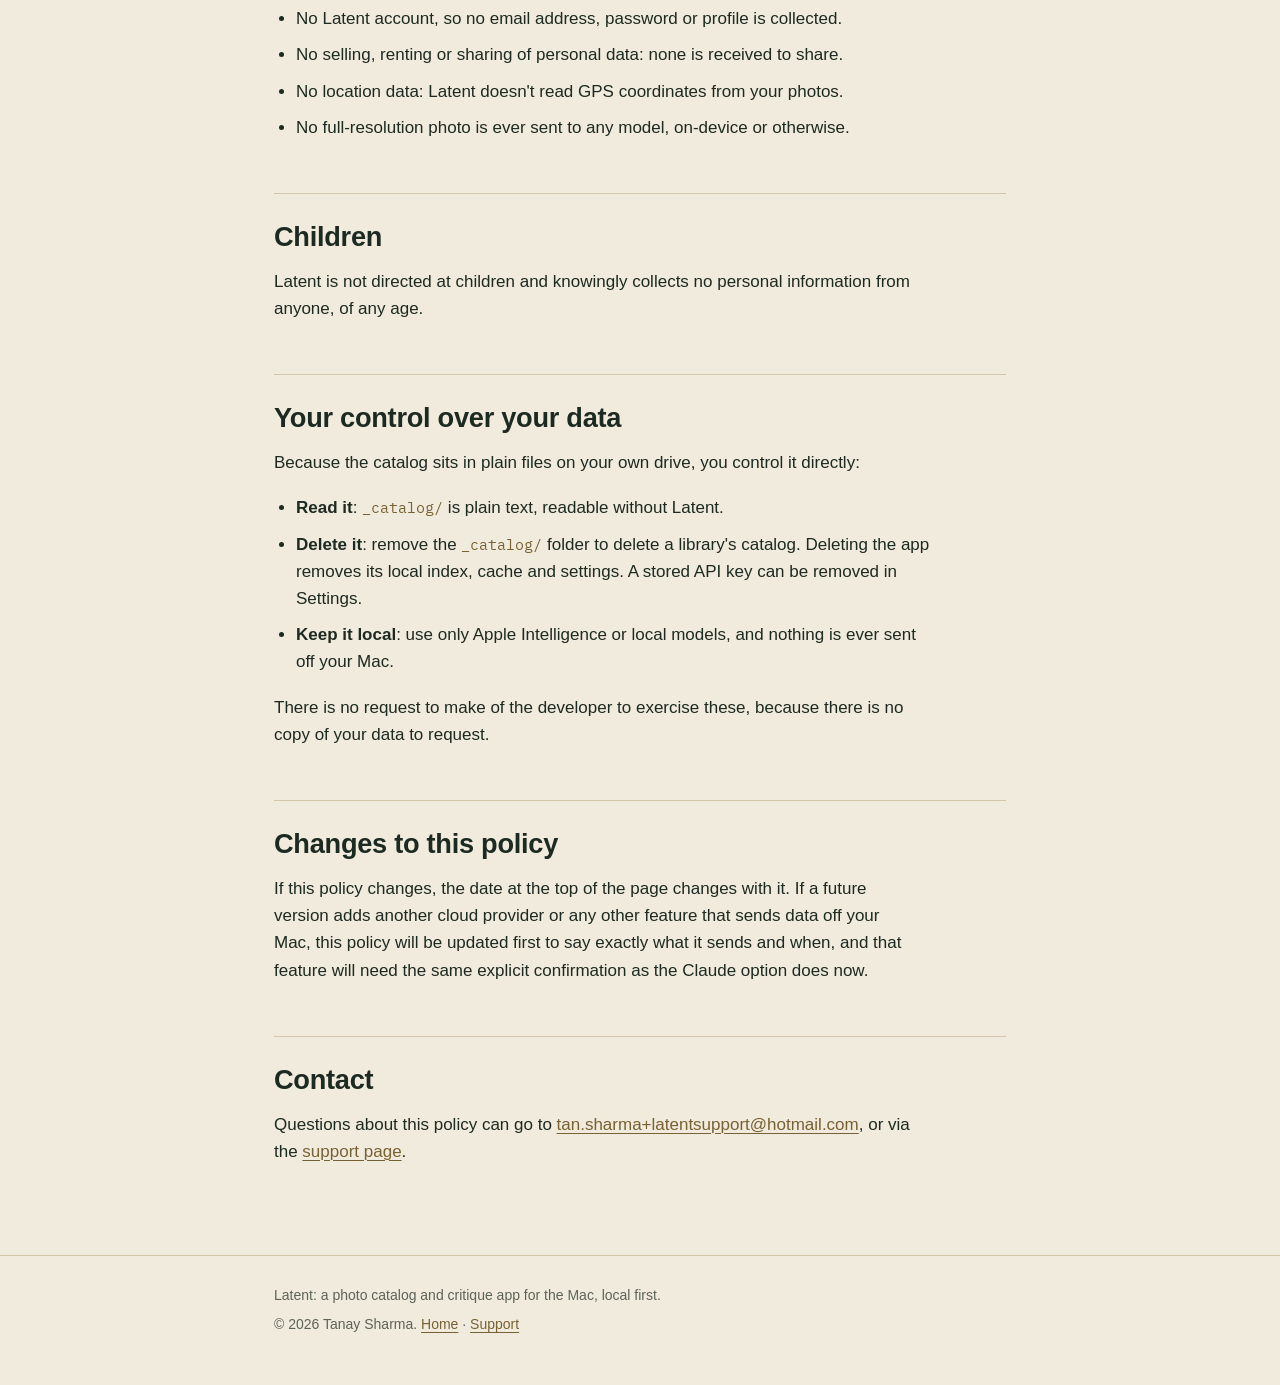
<file: privacy.html>
<!DOCTYPE html>
<html lang="en">
<head>
<meta charset="utf-8">
<meta name="viewport" content="width=device-width, initial-scale=1">
<title>Privacy Policy · Latent</title>
<meta name="description" content="Latent has no account, no server and no analytics. Your catalog lives on your own drive, and nothing leaves your Mac unless you choose a cloud model and confirm it.">
<meta name="color-scheme" content="dark light">
<link rel="icon" href="./assets/favicon-64.png" sizes="64x64">
<link rel="apple-touch-icon" href="./assets/apple-touch-icon.png">
<link rel="stylesheet" href="./latent.css">
</head>
<body>
<a class="skip-link" href="#main">Skip to content</a>

<header class="site-header">
  <div class="shell site-header__inner">
    <a class="wordmark" href="./index.html" aria-label="Latent home">
      <span class="wordmark__text">LATENT</span>
      <span class="wordmark__rule"></span>
    </a>
    <nav class="site-nav" aria-label="Primary">
      <a href="./features.html">Features</a>
      <a href="./faq.html">FAQ</a>
      <a href="./support.html">Support</a>
      <a href="./privacy.html" aria-current="page">Privacy</a>
    </nav>
  </div>
</header>

<main id="main">
  <div class="shell">

    <p class="meta meta--accent">LAST UPDATED · 30 SEP 2026</p>
    <h1>Privacy Policy</h1>
    <p class="lede">Latent has no account system, no server of its own, and no analytics. Your photos and your catalog stay on your Mac and your own drives. Something leaves the device only when you have chosen a cloud model for a task and confirmed the run.</p>

    <div class="callout">
      <p><strong>The short version.</strong> Latent catalogs your photos into files on your own drive. Apple Intelligence, Apple Vision and local models run on your Mac. If you choose Claude for a task, Latent asks before each run and then sends only a downscaled, metadata-stripped copy of each photo, or for chat and set critiques only text from your catalog, directly to Anthropic using your own API key. The developer never receives any of it.</p>
    </div>

    <h2>Who this covers</h2>
    <p>This policy covers the Latent app for Mac. It is written and maintained by the app's independent developer.</p>

    <h2>What Latent stores, and where</h2>

    <dl class="rows">
      <div class="row">
        <dt>Your photos</dt>
        <dd>Stay where you keep them. Latent reads them in place. Only Rename changes them, and only after you confirm the proposed names.</dd>
      </div>
      <div class="row">
        <dt>The catalog</dt>
        <dd>A <code>_catalog/</code> folder inside the Root you choose, on the same drive as your photos: file fingerprints, captions, tags, a subset of EXIF (camera, lens, ISO, focal length, film simulation, capture time), Apple Vision results and critiques. Paths are relative to the Root. No usernames, machine identifiers or location data are written to it.</dd>
      </div>
      <div class="row">
        <dt>Critique reviews and exports</dt>
        <dd>A <code>review.md</code> beside the photos you critique, and any exports you generate, in <code>_catalog/</code>. Exports copy captions, tags, EXIF, Apple Vision results (including recognised text, if you turned it on) and critiques into plain files. They're written only when you ask, contain no location, and you decide whether to share them.</dd>
      </div>
      <div class="row">
        <dt>Search index and thumbnails</dt>
        <dd>A search database and thumbnail cache inside Latent's sandboxed container on your Mac, one per library. Both are rebuilt from the catalog whenever needed. They let Chat and Similar shots search a library whose drive isn't connected.</dd>
      </div>
      <div class="row">
        <dt>Settings and folder access</dt>
        <dd>Your preferences and the folder permissions you grant are stored locally on your Mac.</dd>
      </div>
      <div class="row">
        <dt>A Claude API key</dt>
        <dd>Only if you add one. Stored in your Mac's Keychain, never in a preferences file, a log or an error message.</dd>
      </div>
    </dl>

    <h2>When Latent connects to anything</h2>
    <p>Latent makes network requests only to the model services you configure for a task, and to your local Ollama when you download a model.</p>

    <h3>Apple Intelligence and Apple Vision</h3>
    <p>Run on your Mac through Apple's on-device frameworks. Latent makes no network request for them.</p>

    <h3>Local models (Ollama, LM Studio)</h3>
    <p>Latent talks to these over your Mac's loopback address (<code>localhost</code>). The request doesn't leave the machine unless you have deliberately pointed Latent at a server elsewhere.</p>

    <h3>Claude (optional, off unless you choose it)</h3>
    <p>If you add a Claude API key and choose Claude for a task, Latent shows a "data leaves your device" confirmation before the run. After you confirm, it sends requests directly from your Mac to Anthropic's API:</p>
    <ul>
      <li><strong>Captions and critique</strong>: a copy of each photo downscaled to at most 1024 pixels on the long edge with all metadata stripped, a prompt, and hints from the catalog: the folder name, Apple Vision's labels and any text it recognised, and for critique the camera settings and Latent's own sharpness and contrast measurements.</li>
      <li><strong>Set critique</strong>: when a folder is critiqued as a set, the per-photo critiques as text, including earlier ones Latent reuses. "Update set only" sends only this text, with no images.</li>
      <li><strong>Chat</strong>: your question and the matching catalog records as text (captions, tags, filenames). No images.</li>
    </ul>
    <p>Latent never switches to Claude on its own. If an on-device or local model is unavailable, it tells you rather than escalating to the cloud. What Anthropic does with API requests is governed by <a href="https://www.anthropic.com/legal/privacy">Anthropic's privacy policy</a> and the terms of your own API account.</p>

    <div class="callout">
      <p><strong>Every model gets the same reduced copy.</strong> The 1024-pixel, metadata-stripped rule applies to on-device and local models too, not just the cloud. Full-resolution originals are only ever read on your Mac, for EXIF and for the sharpness and contrast measurements Latent computes itself.</p>
    </div>

    <h3>Downloading local models</h3>
    <p>If you download a recommended model from Settings, Latent asks your local Ollama to fetch it. Ollama downloads it from its own model library; Latent sends nothing about you or your photos.</p>

    <h3>Notifications</h3>
    <p>When a long job finishes while you're elsewhere, Latent posts a local macOS notification. It's generated on your Mac and involves no network request.</p>

    <h2>What Latent never does</h2>
    <ul>
      <li>No analytics, telemetry, crash reporting or usage tracking of any kind.</li>
      <li>No advertising, and no advertising or attribution SDKs.</li>
      <li>No Latent account, so no email address, password or profile is collected.</li>
      <li>No selling, renting or sharing of personal data: none is received to share.</li>
      <li>No location data: Latent doesn't read GPS coordinates from your photos.</li>
      <li>No full-resolution photo is ever sent to any model, on-device or otherwise.</li>
    </ul>

    <h2>Children</h2>
    <p>Latent is not directed at children and knowingly collects no personal information from anyone, of any age.</p>

    <h2>Your control over your data</h2>
    <p>Because the catalog sits in plain files on your own drive, you control it directly:</p>
    <ul>
      <li><strong>Read it</strong>: <code>_catalog/</code> is plain text, readable without Latent.</li>
      <li><strong>Delete it</strong>: remove the <code>_catalog/</code> folder to delete a library's catalog. Deleting the app removes its local index, cache and settings. A stored API key can be removed in Settings.</li>
      <li><strong>Keep it local</strong>: use only Apple Intelligence or local models, and nothing is ever sent off your Mac.</li>
    </ul>
    <p>There is no request to make of the developer to exercise these, because there is no copy of your data to request.</p>

    <h2>Changes to this policy</h2>
    <p>If this policy changes, the date at the top of the page changes with it. If a future version adds another cloud provider or any other feature that sends data off your Mac, this policy will be updated first to say exactly what it sends and when, and that feature will need the same explicit confirmation as the Claude option does now.</p>

    <h2>Contact</h2>
    <p>Questions about this policy can go to <a href="mailto:tan.sharma+latentsupport@hotmail.com">tan.sharma+latentsupport@hotmail.com</a>, or via the <a href="./support.html">support page</a>.</p>

  </div>
</main>

<footer class="site-footer">
  <div class="shell">
    <p>Latent: a photo catalog and critique app for the Mac, local first.</p>
    <p class="site-footer__print-hide">© 2026 Tanay Sharma. <a href="./index.html">Home</a> · <a href="./support.html">Support</a></p>
  </div>
</footer>

</body>
</html>
</file>
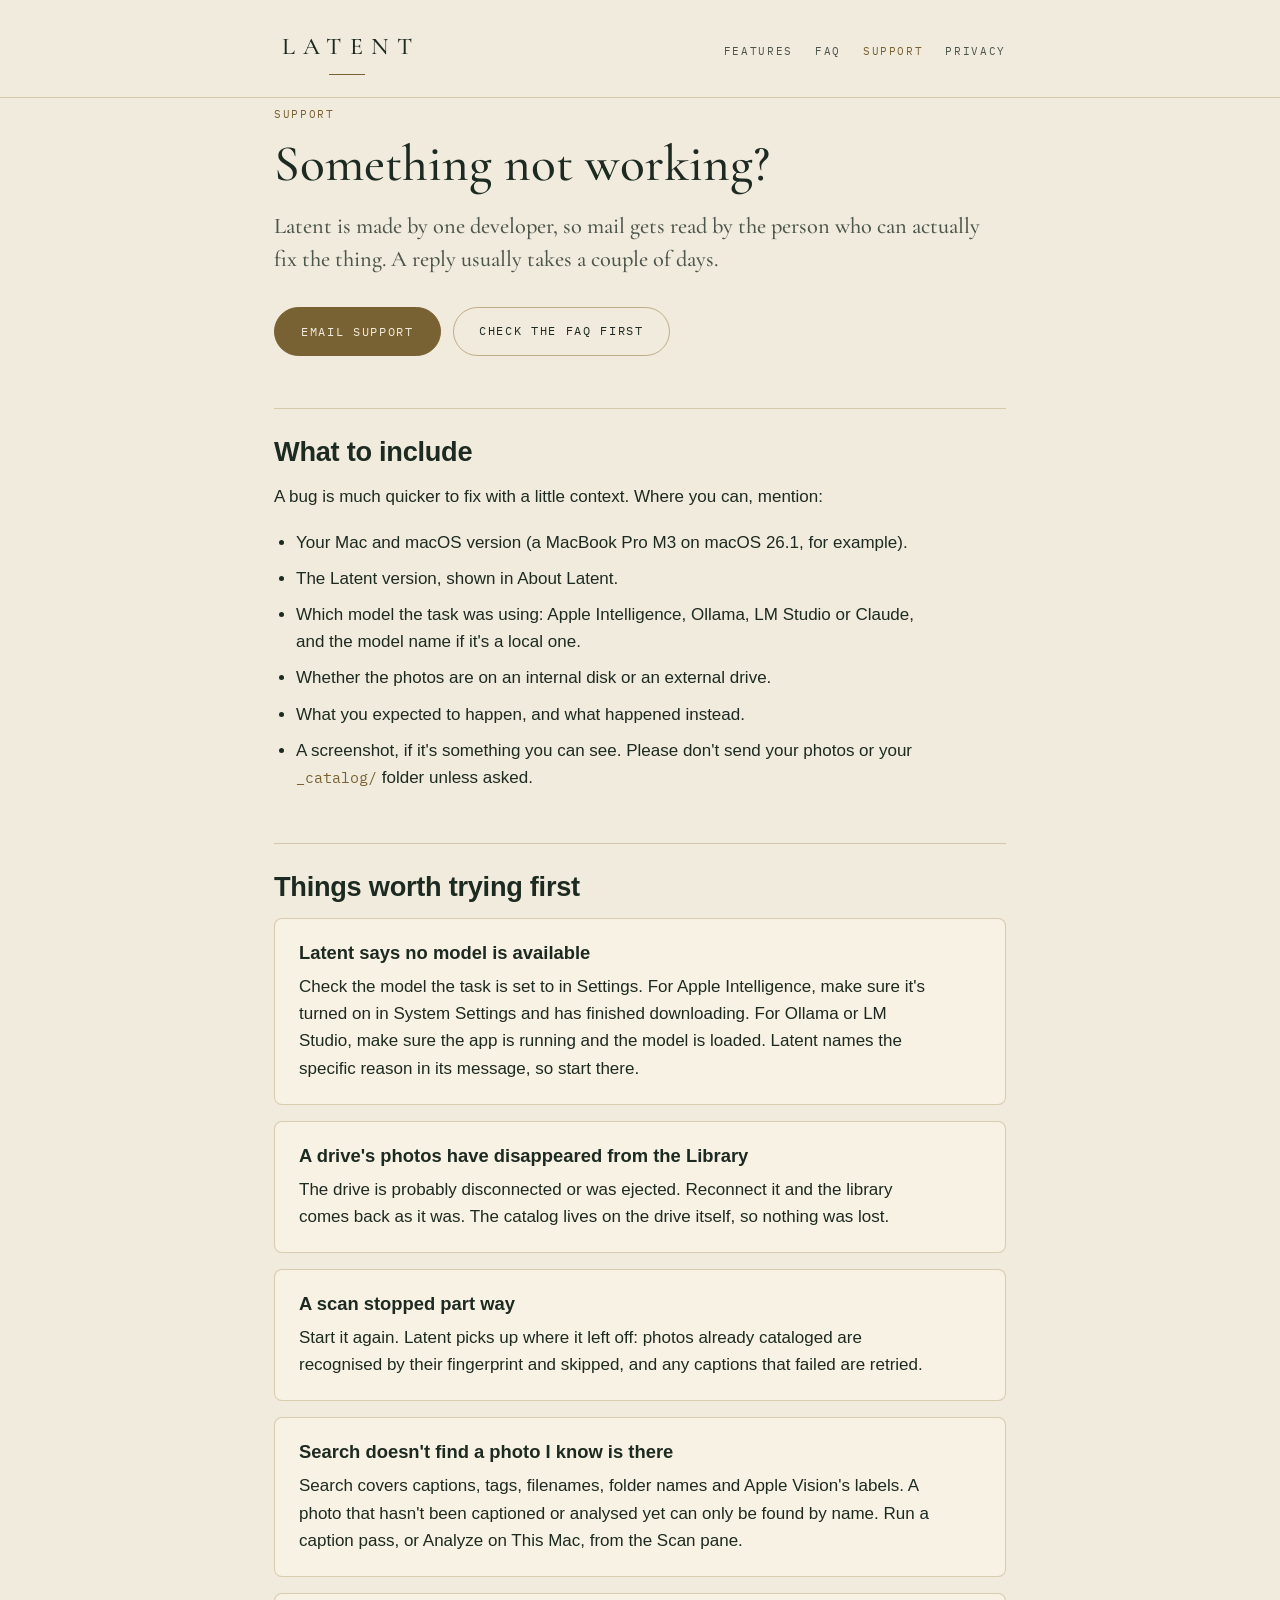
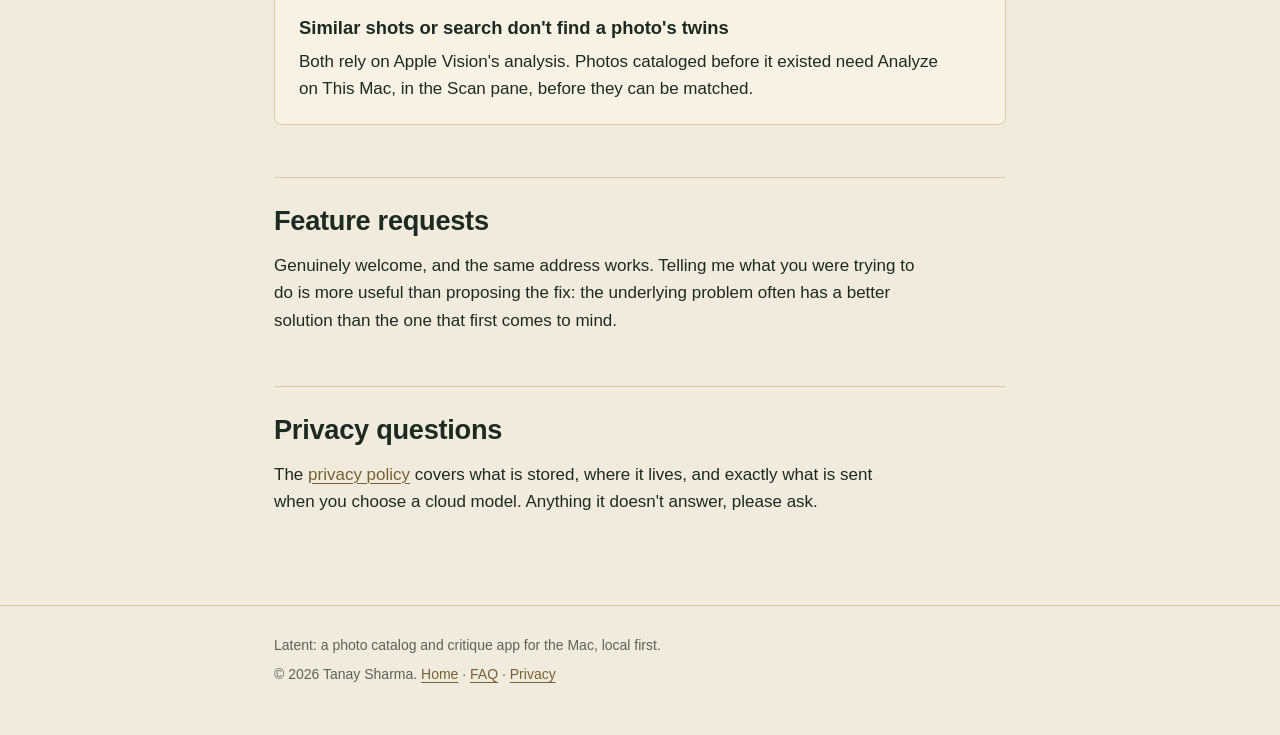
<file: support.html>
<!DOCTYPE html>
<html lang="en">
<head>
<meta charset="utf-8">
<meta name="viewport" content="width=device-width, initial-scale=1">
<title>Support · Latent</title>
<meta name="description" content="Get help with Latent: how to report a problem, what to include, and where to check first.">
<meta name="color-scheme" content="dark light">
<link rel="icon" href="./assets/favicon-64.png" sizes="64x64">
<link rel="apple-touch-icon" href="./assets/apple-touch-icon.png">
<link rel="stylesheet" href="./latent.css">
</head>
<body>
<a class="skip-link" href="#main">Skip to content</a>

<header class="site-header">
  <div class="shell site-header__inner">
    <a class="wordmark" href="./index.html" aria-label="Latent home">
      <span class="wordmark__text">LATENT</span>
      <span class="wordmark__rule"></span>
    </a>
    <nav class="site-nav" aria-label="Primary">
      <a href="./features.html">Features</a>
      <a href="./faq.html">FAQ</a>
      <a href="./support.html" aria-current="page">Support</a>
      <a href="./privacy.html">Privacy</a>
    </nav>
  </div>
</header>

<main id="main">
  <div class="shell">

    <p class="meta meta--accent">SUPPORT</p>
    <h1>Something not working?</h1>
    <p class="lede">Latent is made by one developer, so mail gets read by the person who can actually fix the thing. A reply usually takes a couple of days.</p>

    <div class="actions">
      <a class="button-accent" href="mailto:tan.sharma+latentsupport@hotmail.com?subject=Latent%20Support">Email support</a>
      <a class="button-outline" href="./faq.html">Check the FAQ first</a>
    </div>

    <h2>What to include</h2>
    <p>A bug is much quicker to fix with a little context. Where you can, mention:</p>
    <ul>
      <li>Your Mac and macOS version (a MacBook Pro M3 on macOS 26.1, for example).</li>
      <li>The Latent version, shown in About Latent.</li>
      <li>Which model the task was using: Apple Intelligence, Ollama, LM Studio or Claude, and the model name if it's a local one.</li>
      <li>Whether the photos are on an internal disk or an external drive.</li>
      <li>What you expected to happen, and what happened instead.</li>
      <li>A screenshot, if it's something you can see. Please don't send your photos or your <code>_catalog/</code> folder unless asked.</li>
    </ul>

    <h2>Things worth trying first</h2>

    <div class="card">
      <h3>Latent says no model is available</h3>
      <p>Check the model the task is set to in Settings. For Apple Intelligence, make sure it's turned on in System Settings and has finished downloading. For Ollama or LM Studio, make sure the app is running and the model is loaded. Latent names the specific reason in its message, so start there.</p>
    </div>

    <div class="card">
      <h3>A drive's photos have disappeared from the Library</h3>
      <p>The drive is probably disconnected or was ejected. Reconnect it and the library comes back as it was. The catalog lives on the drive itself, so nothing was lost.</p>
    </div>

    <div class="card">
      <h3>A scan stopped part way</h3>
      <p>Start it again. Latent picks up where it left off: photos already cataloged are recognised by their fingerprint and skipped, and any captions that failed are retried.</p>
    </div>

    <div class="card">
      <h3>Search doesn't find a photo I know is there</h3>
      <p>Search covers captions, tags, filenames, folder names and Apple Vision's labels. A photo that hasn't been captioned or analysed yet can only be found by name. Run a caption pass, or Analyze on This Mac, from the Scan pane.</p>
    </div>

    <div class="card">
      <h3>Similar shots or search don't find a photo's twins</h3>
      <p>Both rely on Apple Vision's analysis. Photos cataloged before it existed need Analyze on This Mac, in the Scan pane, before they can be matched.</p>
    </div>

    <h2>Feature requests</h2>
    <p>Genuinely welcome, and the same address works. Telling me what you were trying to do is more useful than proposing the fix: the underlying problem often has a better solution than the one that first comes to mind.</p>

    <h2>Privacy questions</h2>
    <p>The <a href="./privacy.html">privacy policy</a> covers what is stored, where it lives, and exactly what is sent when you choose a cloud model. Anything it doesn't answer, please ask.</p>

  </div>
</main>

<footer class="site-footer">
  <div class="shell">
    <p>Latent: a photo catalog and critique app for the Mac, local first.</p>
    <p>© 2026 Tanay Sharma. <a href="./index.html">Home</a> · <a href="./faq.html">FAQ</a> · <a href="./privacy.html">Privacy</a></p>
  </div>
</footer>

</body>
</html>
</file>
<file: latent.css>
/* Latent — "Pantry Sheen" for the web.
 *
 * The app's design system (Latent/Design/Theme.swift, architecture/adr/0008–0010),
 * carried over to the site: bottle green and cream, one brass accent. Dark is
 * the PRIMARY appearance; light is structurally identical, not a different
 * design. If Theme.swift's palette changes, change this file too.
 *
 * The rules the app follows apply here as well:
 * - One brass-filled action per page; everything else is outline or text.
 * - Cormorant Garamond for the wordmark, a page's own <h1> and the lede only.
 *   h2/h3 use the system body face at weight.
 * - No italics anywhere (ADR 0009). `em` renders upright.
 * - Text meets WCAG AA (4.5:1). Latent darkens Larder's light-mode brass from
 *   #96793E to #786132 for exactly this reason, and so does this file.
 *
 * Every path here is relative. GitHub Pages serves project sites under
 * /<repo>/, so a leading slash would 404. */

/* ---- Fonts: self-hosted, Latin subset. No external requests anywhere on
   this site — a privacy policy that phones a third party for a webfont
   contradicts itself. ---- */
@font-face {
  font-family: "Cormorant Garamond";
  src: url("./fonts/cormorant-medium.woff2") format("woff2");
  font-weight: 500;
  font-style: normal;
  font-display: swap;
}
@font-face {
  font-family: "Cormorant Garamond";
  src: url("./fonts/cormorant-semibold.woff2") format("woff2");
  font-weight: 600;
  font-style: normal;
  font-display: swap;
}
@font-face {
  font-family: "IBM Plex Mono";
  src: url("./fonts/plexmono-regular.woff2") format("woff2");
  font-weight: 400;
  font-style: normal;
  font-display: swap;
}

/* ---- Palette ----
   Light first on bare :root so a viewer with no preference still gets a
   complete palette, then dark overrides only what changes — the same split
   as Theme.swift's adaptive(dark:light:). */
:root {
  --surface: #f1ebdd;
  --surface-raised: #f8f2e4;
  --text: #1d2a21;
  --text-secondary: rgba(29, 42, 33, 0.78);
  --text-quiet: rgba(29, 42, 33, 0.7);
  --accent: #786132;
  --on-accent: #f1ebdd;
  --accent-wash: rgba(150, 121, 62, 0.12);
  --hairline: rgba(150, 121, 62, 0.32);
  --hairline-strong: rgba(150, 121, 62, 0.55);

  --radius-card: 8px;
  --radius-small: 6px;
  --radius-pill: 999px;
  --measure: 68ch;

  --display: "Cormorant Garamond", Georgia, "Times New Roman", serif;
  --body: -apple-system, BlinkMacSystemFont, "Segoe UI", Roboto, "Helvetica Neue", Arial, sans-serif;
  --mono: "IBM Plex Mono", ui-monospace, SFMono-Regular, Menlo, Consolas, monospace;
}

@media (prefers-color-scheme: dark) {
  :root {
    --surface: #16211a;
    --surface-raised: #1b2820;
    --text: #ece5d3;
    --text-secondary: rgba(236, 229, 211, 0.72);
    --text-quiet: rgba(236, 229, 211, 0.6);
    --accent: #b79862;
    --on-accent: #16211a;
    --accent-wash: rgba(183, 152, 98, 0.1);
    --hairline: rgba(183, 152, 98, 0.22);
    --hairline-strong: rgba(183, 152, 98, 0.45);
  }
}

/* ---- Reset-ish ---- */
*,
*::before,
*::after {
  box-sizing: border-box;
}

html {
  -webkit-text-size-adjust: 100%;
}

body {
  margin: 0;
  background: var(--surface);
  color: var(--text);
  font-family: var(--body);
  font-size: 17px;
  line-height: 1.6;
  -webkit-font-smoothing: antialiased;
}

/* No italics in Latent (ADR 0009) — not even the browser's default for em. */
em,
i,
cite,
address {
  font-style: normal;
}

img {
  max-width: 100%;
  height: auto;
}

a {
  color: var(--accent);
  text-decoration-thickness: 1px;
  text-underline-offset: 3px;
}

a:hover {
  text-decoration-thickness: 2px;
}

:focus-visible {
  outline: 2px solid var(--accent);
  outline-offset: 3px;
  border-radius: 2px;
}

.skip-link {
  position: absolute;
  left: -9999px;
  top: 0;
  background: var(--surface-raised);
  color: var(--text);
  padding: 12px 18px;
  border: 1px solid var(--hairline-strong);
  border-radius: var(--radius-small);
  z-index: 10;
}

.skip-link:focus {
  left: 16px;
  top: 16px;
}

/* ---- Layout ---- */
.shell {
  width: 100%;
  max-width: 780px;
  margin: 0 auto;
  padding: 0 24px;
}

main {
  padding: 8px 0 72px;
}

/* ---- Wordmark ----
   Built in CSS, not as an image — an external image can't reach this page's
   @font-face and would neither adapt to the current appearance nor use the
   real display face. This is the one legitimate "once per screen" use of
   Cormorant Garamond on every page, alongside the page's own <h1>. */
.wordmark {
  display: inline-block;
  text-align: center;
  text-decoration: none;
  color: inherit;
}

.wordmark__text {
  display: block;
  font-family: var(--display);
  font-weight: 500;
  font-size: 24px;
  letter-spacing: 0.34em;
  text-indent: 0.34em;
  color: var(--text);
}

.wordmark__rule {
  display: block;
  width: 36px;
  height: 1px;
  margin: 8px auto 0;
  background: var(--accent);
  border: 0;
}

/* ---- Site header / footer ---- */
.site-header {
  border-bottom: 1px solid var(--hairline);
  padding: 28px 0 22px;
}

.site-header__inner {
  display: flex;
  flex-wrap: wrap;
  gap: 18px 28px;
  align-items: center;
  justify-content: space-between;
}

.site-nav {
  display: flex;
  flex-wrap: wrap;
  gap: 22px;
}

.site-nav a {
  font-family: var(--mono);
  font-size: 11px;
  letter-spacing: 0.15em;
  text-transform: uppercase;
  color: var(--text-secondary);
  text-decoration: none;
}

.site-nav a:hover,
.site-nav a[aria-current="page"] {
  color: var(--accent);
}

.site-footer {
  border-top: 1px solid var(--hairline);
  padding: 28px 0 44px;
  color: var(--text-quiet);
  font-size: 14px;
}

.site-footer p {
  margin: 0 0 6px;
}

/* ---- Meta label — the mono small-caps signature carried over from the
   app's .metaLabel() modifier (uppercase, tracking, IBM Plex Mono). ---- */
.meta {
  font-family: var(--mono);
  font-size: 11px;
  letter-spacing: 0.15em;
  text-transform: uppercase;
  color: var(--text-quiet);
  margin: 0 0 10px;
}

.meta--accent {
  color: var(--accent);
}

/* ---- Typography ----
   h1 is the page's one Cormorant Garamond heading, matching "once per
   screen." h2/h3 deliberately use the system body face, not the display
   face — a section break signalled by a preceding .meta label and a
   hairline, the same way the app signals structure without a second
   typeface or a second accent. */
h1 {
  font-family: var(--display);
  font-weight: 500;
  color: var(--text);
  letter-spacing: 0;
  text-wrap: balance;
  font-size: clamp(2.3rem, 6vw, 3.2rem);
  line-height: 1.1;
  margin: 12px 0 18px;
}

h2 {
  font-family: var(--body);
  font-weight: 700;
  color: var(--text);
  letter-spacing: -0.01em;
  text-wrap: balance;
  font-size: clamp(1.4rem, 3.2vw, 1.7rem);
  line-height: 1.25;
  margin: 52px 0 14px;
  padding-top: 26px;
  border-top: 1px solid var(--hairline);
}

h3 {
  font-family: var(--body);
  font-weight: 600;
  color: var(--text);
  font-size: 1.15rem;
  line-height: 1.3;
  margin: 28px 0 8px;
}

p,
li {
  max-width: var(--measure);
}

p {
  margin: 0 0 18px;
}

ul,
ol {
  padding-left: 22px;
  margin: 0 0 18px;
}

li {
  margin-bottom: 9px;
}

strong {
  font-weight: 600;
}

code {
  font-family: var(--mono);
  font-size: 0.88em;
  color: var(--accent);
  word-break: break-word;
}

.lede {
  font-family: var(--display);
  font-size: clamp(1.2rem, 2.6vw, 1.4rem);
  line-height: 1.45;
  color: var(--text-secondary);
  margin-bottom: 32px;
}

/* ---- Cards ---- */
.card {
  background: var(--surface-raised);
  border: 1px solid var(--hairline);
  border-radius: var(--radius-card);
  padding: 22px 24px;
  margin: 0 0 16px;
}

.card > :last-child {
  margin-bottom: 0;
}

.card h3 {
  margin-top: 0;
}

/* ---- The single accent action ----
   One filled button per page, at most — everything else is outline or
   text. Same discipline as the app's BrassButtonStyle: a second filled button
   would read as two competing calls to action. */
.button-accent {
  display: inline-block;
  background: var(--accent);
  color: var(--on-accent);
  font-family: var(--mono);
  font-size: 12px;
  letter-spacing: 0.14em;
  text-transform: uppercase;
  text-decoration: none;
  padding: 14px 26px;
  border-radius: var(--radius-pill);
  border: 1px solid var(--accent);
}

.button-accent:hover {
  filter: brightness(1.08);
  text-decoration: none;
}

.button-outline {
  display: inline-block;
  background: transparent;
  color: var(--text);
  font-family: var(--mono);
  font-size: 12px;
  letter-spacing: 0.14em;
  text-transform: uppercase;
  text-decoration: none;
  padding: 13px 25px;
  border-radius: var(--radius-pill);
  border: 1px solid var(--hairline-strong);
}

.button-outline:hover {
  border-color: var(--accent);
  color: var(--accent);
  text-decoration: none;
}

.actions {
  display: flex;
  flex-wrap: wrap;
  gap: 12px;
  margin: 30px 0 8px;
}

/* ---- Landing hero ---- */
.hero {
  padding: 48px 0 8px;
}

.hero__icon {
  width: 88px;
  height: 88px;
  border-radius: 19px;
  border: 1px solid var(--hairline);
  margin-bottom: 6px;
}

.feature-grid {
  display: grid;
  grid-template-columns: repeat(auto-fit, minmax(230px, 1fr));
  gap: 16px;
  margin: 12px 0 8px;
}

.feature-grid .card {
  margin: 0;
}

.feature-grid p {
  color: var(--text-secondary);
  font-size: 15.5px;
  margin: 0;
}

/* ---- FAQ ---- */
details {
  border-bottom: 1px solid var(--hairline);
  padding: 4px 0;
}

details summary {
  cursor: pointer;
  list-style: none;
  padding: 18px 34px 18px 0;
  position: relative;
  font-family: var(--body);
  font-weight: 600;
  font-size: 1.05rem;
  line-height: 1.35;
  color: var(--text);
}

details summary::-webkit-details-marker {
  display: none;
}

details summary::after {
  content: "+";
  position: absolute;
  right: 4px;
  top: 50%;
  transform: translateY(-50%);
  font-family: var(--mono);
  font-size: 17px;
  color: var(--accent);
}

details[open] summary::after {
  content: "\2212";
}

details .answer {
  padding: 0 0 14px;
  color: var(--text-secondary);
}

details .answer > :last-child {
  margin-bottom: 0;
}

/* ---- Code blocks ---- */
pre {
  background: var(--surface-raised);
  border: 1px solid var(--hairline);
  border-radius: var(--radius-small);
  padding: 16px 18px;
  overflow-x: auto;
  margin: 0 0 18px;
}

pre code {
  display: block;
  color: var(--text);
  background: none;
  font-size: 0.82rem;
  line-height: 1.55;
  white-space: pre;
}

/* ---- Definition-style rows (privacy "what/where") ---- */
.rows {
  border-top: 1px solid var(--hairline);
  margin: 18px 0 26px;
}

.row {
  display: grid;
  grid-template-columns: minmax(140px, 30%) 1fr;
  gap: 8px 24px;
  padding: 15px 0;
  border-bottom: 1px solid var(--hairline);
}

.row dt {
  font-family: var(--mono);
  font-size: 11px;
  letter-spacing: 0.13em;
  text-transform: uppercase;
  color: var(--accent);
  padding-top: 3px;
}

.row dd {
  margin: 0;
  max-width: var(--measure);
  color: var(--text-secondary);
}

@media (max-width: 560px) {
  .row {
    grid-template-columns: 1fr;
    gap: 4px;
  }
}

/* ---- Callout ---- */
.callout {
  border-left: 2px solid var(--accent);
  background: var(--accent-wash);
  border-radius: 0 var(--radius-small) var(--radius-small) 0;
  padding: 16px 20px;
  margin: 0 0 22px;
}

.callout > :last-child {
  margin-bottom: 0;
}

/* ---- Print: people save privacy policies as PDFs ---- */
@media print {
  :root {
    --surface: #fff;
    --surface-raised: #fff;
    --text: #000;
    --text-secondary: #333;
    --text-quiet: #555;
    --accent: #5e4c27;
    --hairline: #ccc;
  }

  body {
    font-size: 11.5pt;
  }

  .site-nav,
  .skip-link,
  .actions,
  .site-footer__print-hide {
    display: none;
  }

  a {
    color: #000;
    text-decoration: none;
  }

  main a[href^="http"]::after {
    content: " (" attr(href) ")";
    font-family: var(--mono);
    font-size: 9pt;
    color: #555;
  }

  h2 {
    break-after: avoid;
  }

  details {
    break-inside: avoid;
  }

  details .answer {
    display: block !important;
  }
}
</file>
